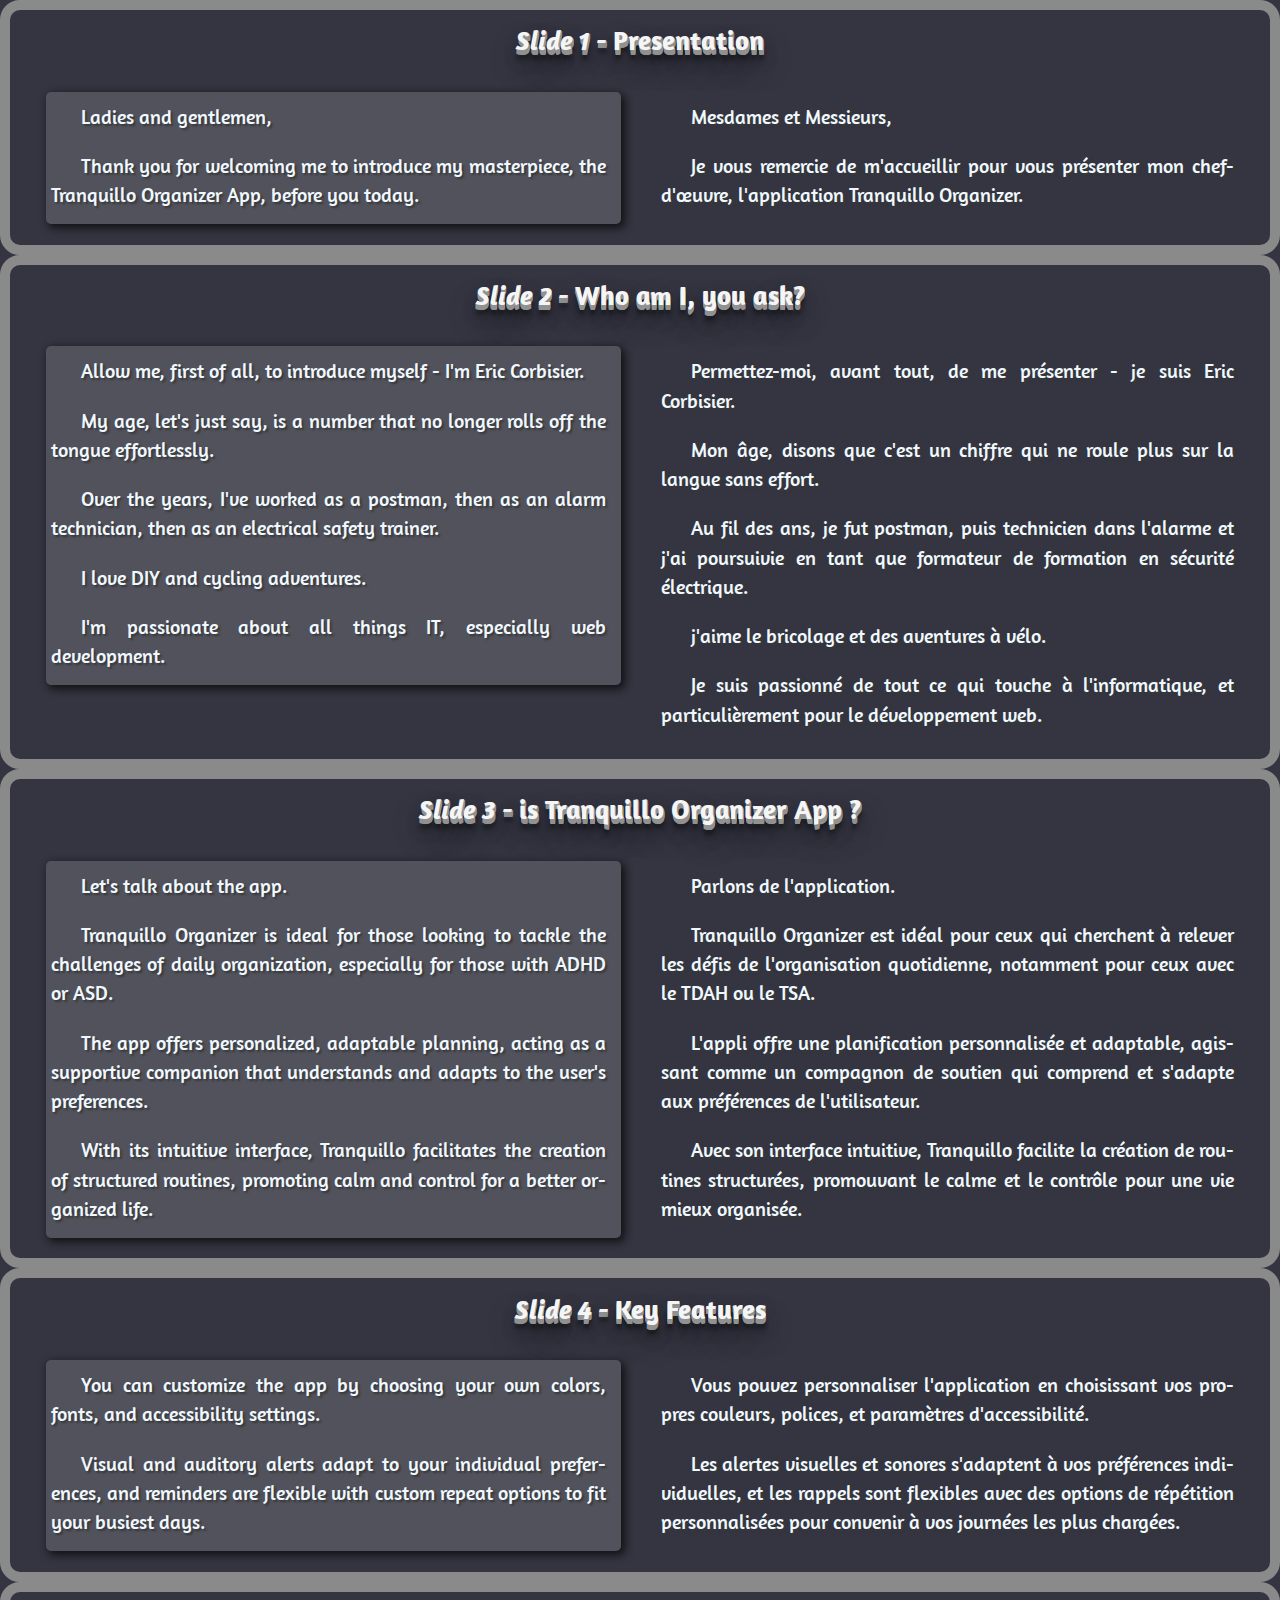
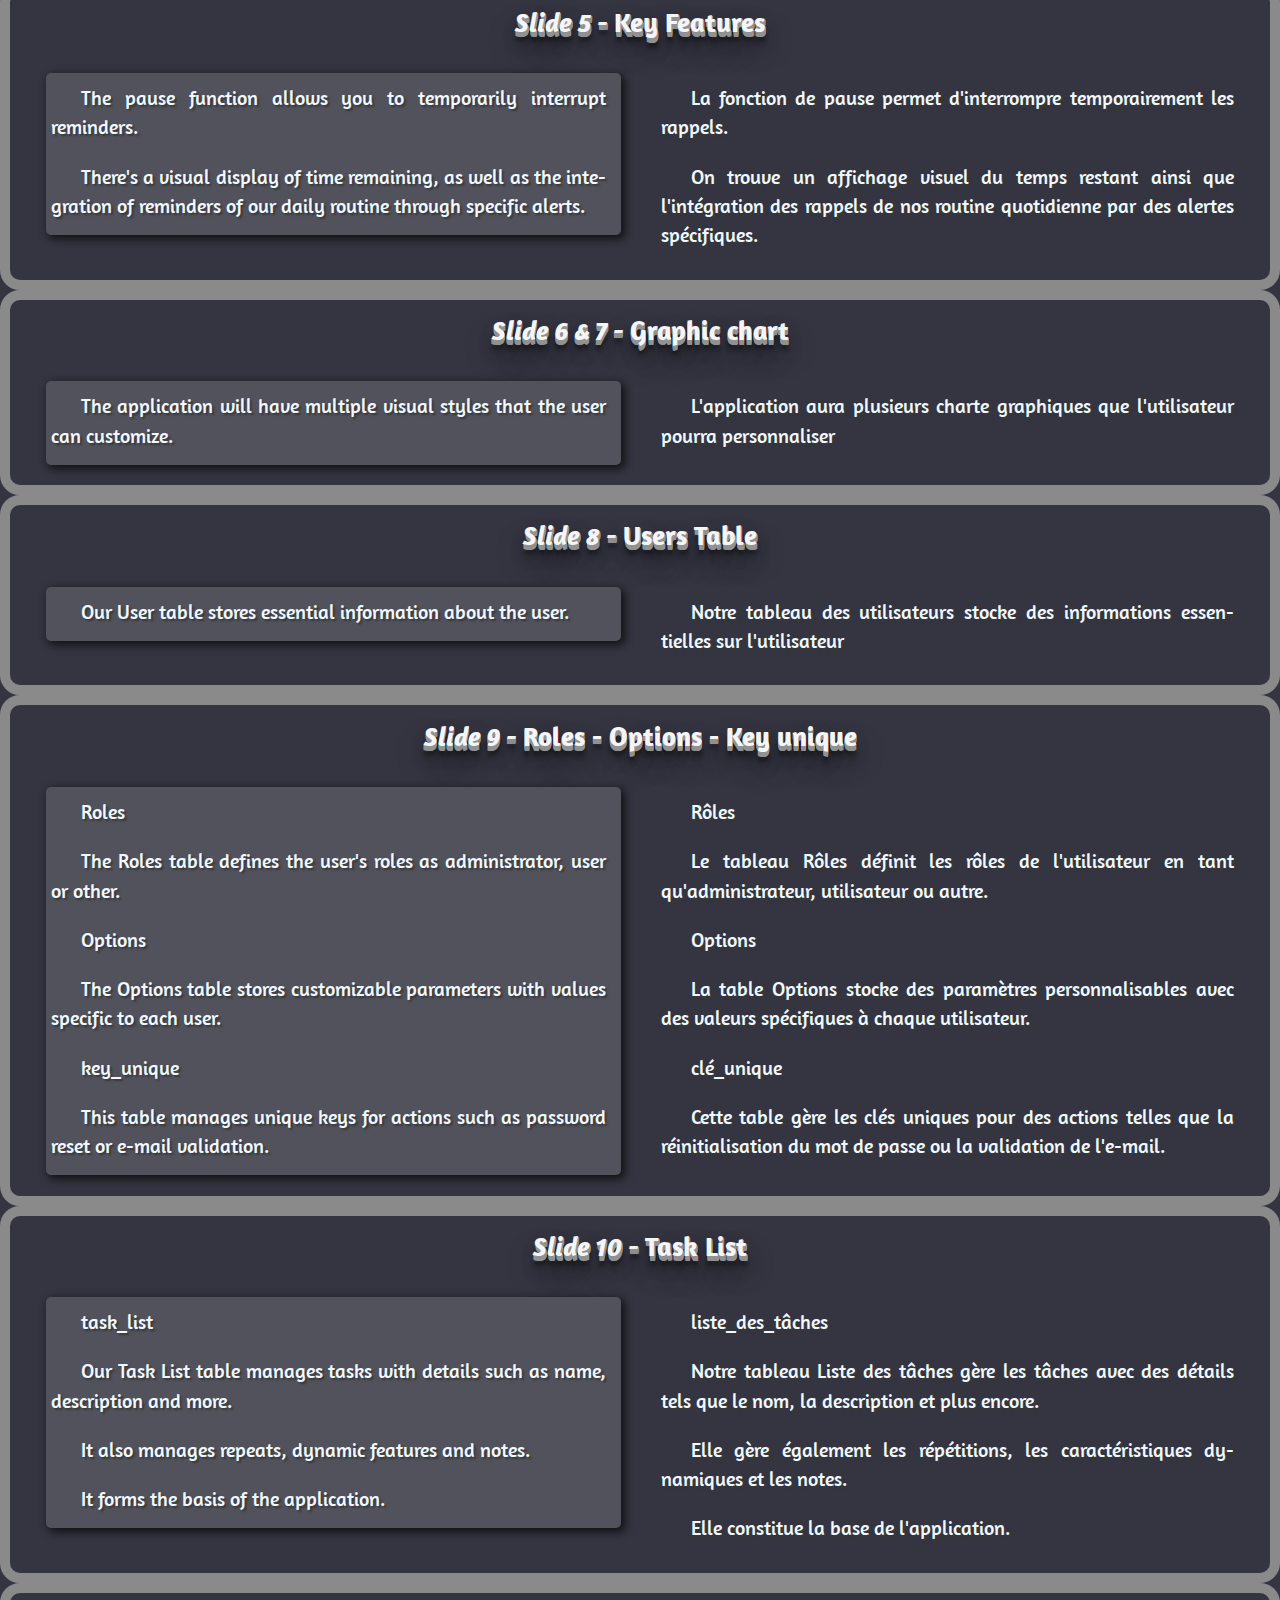
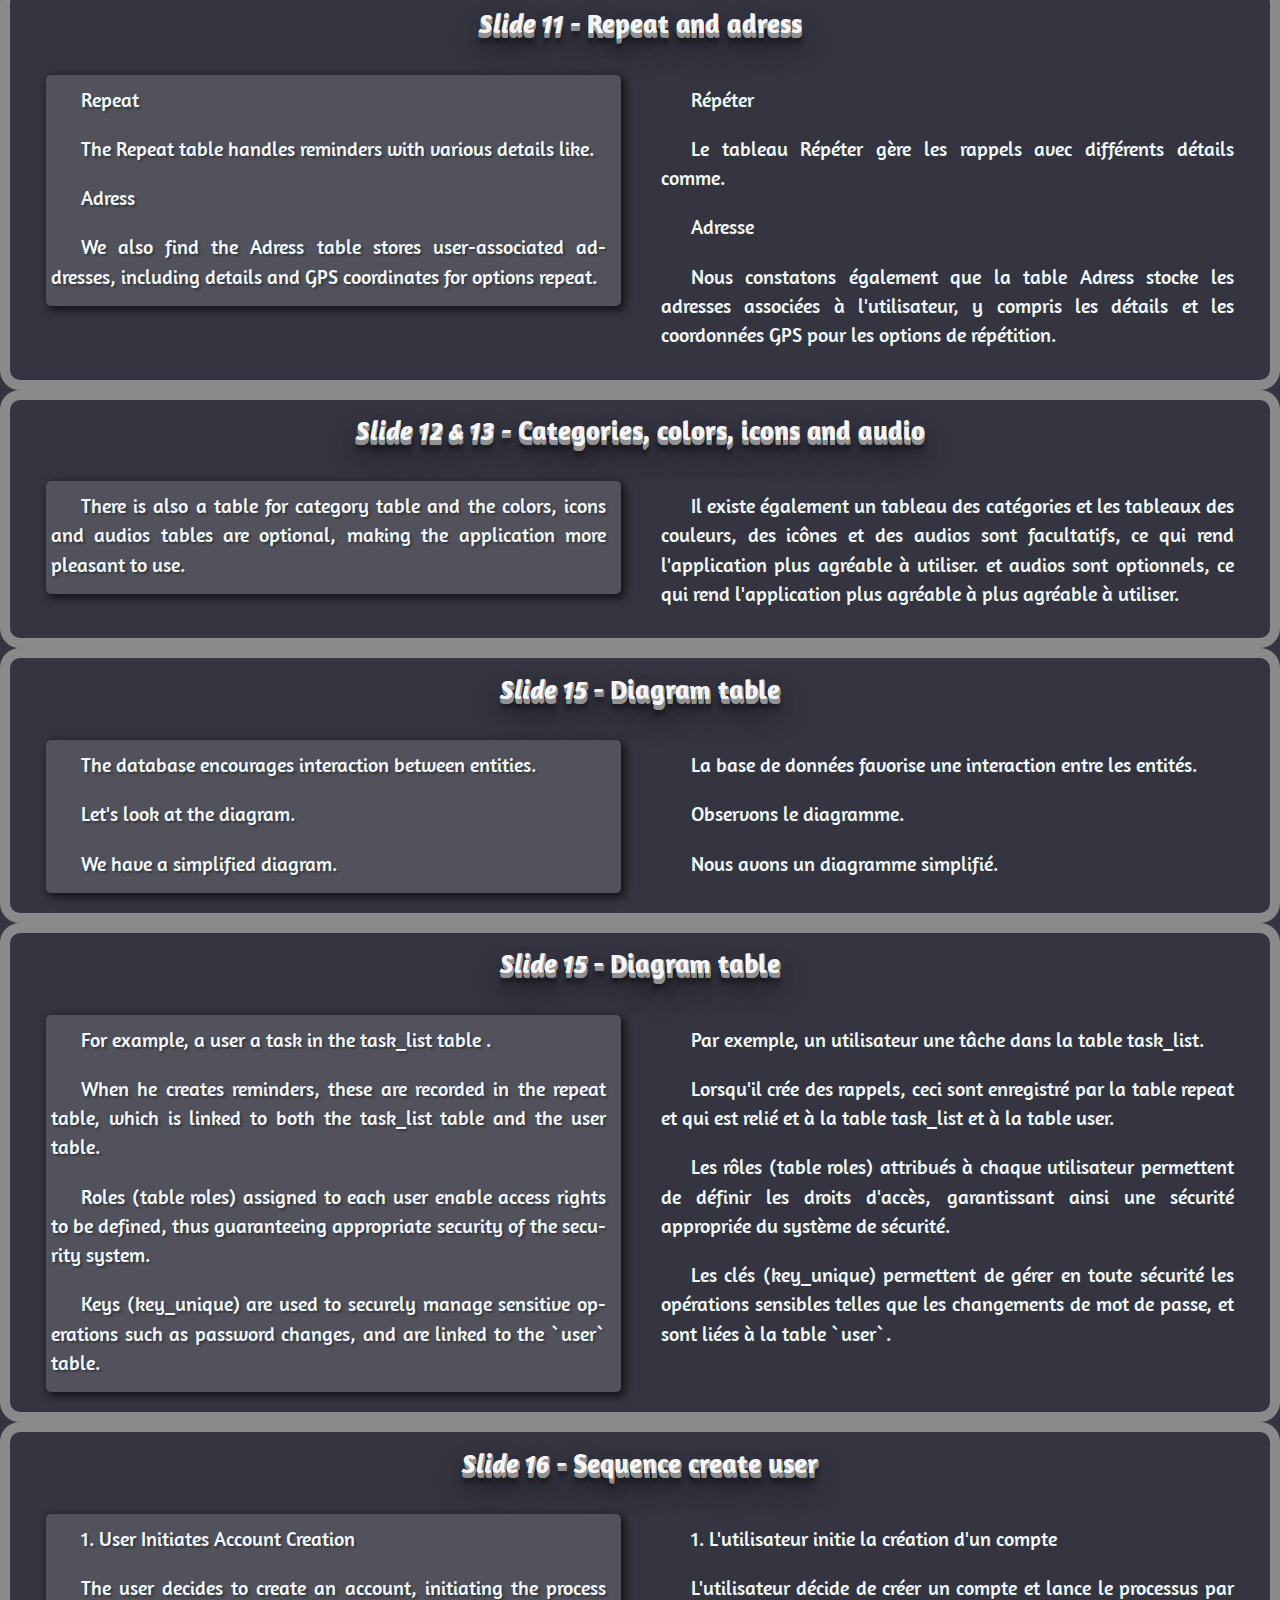
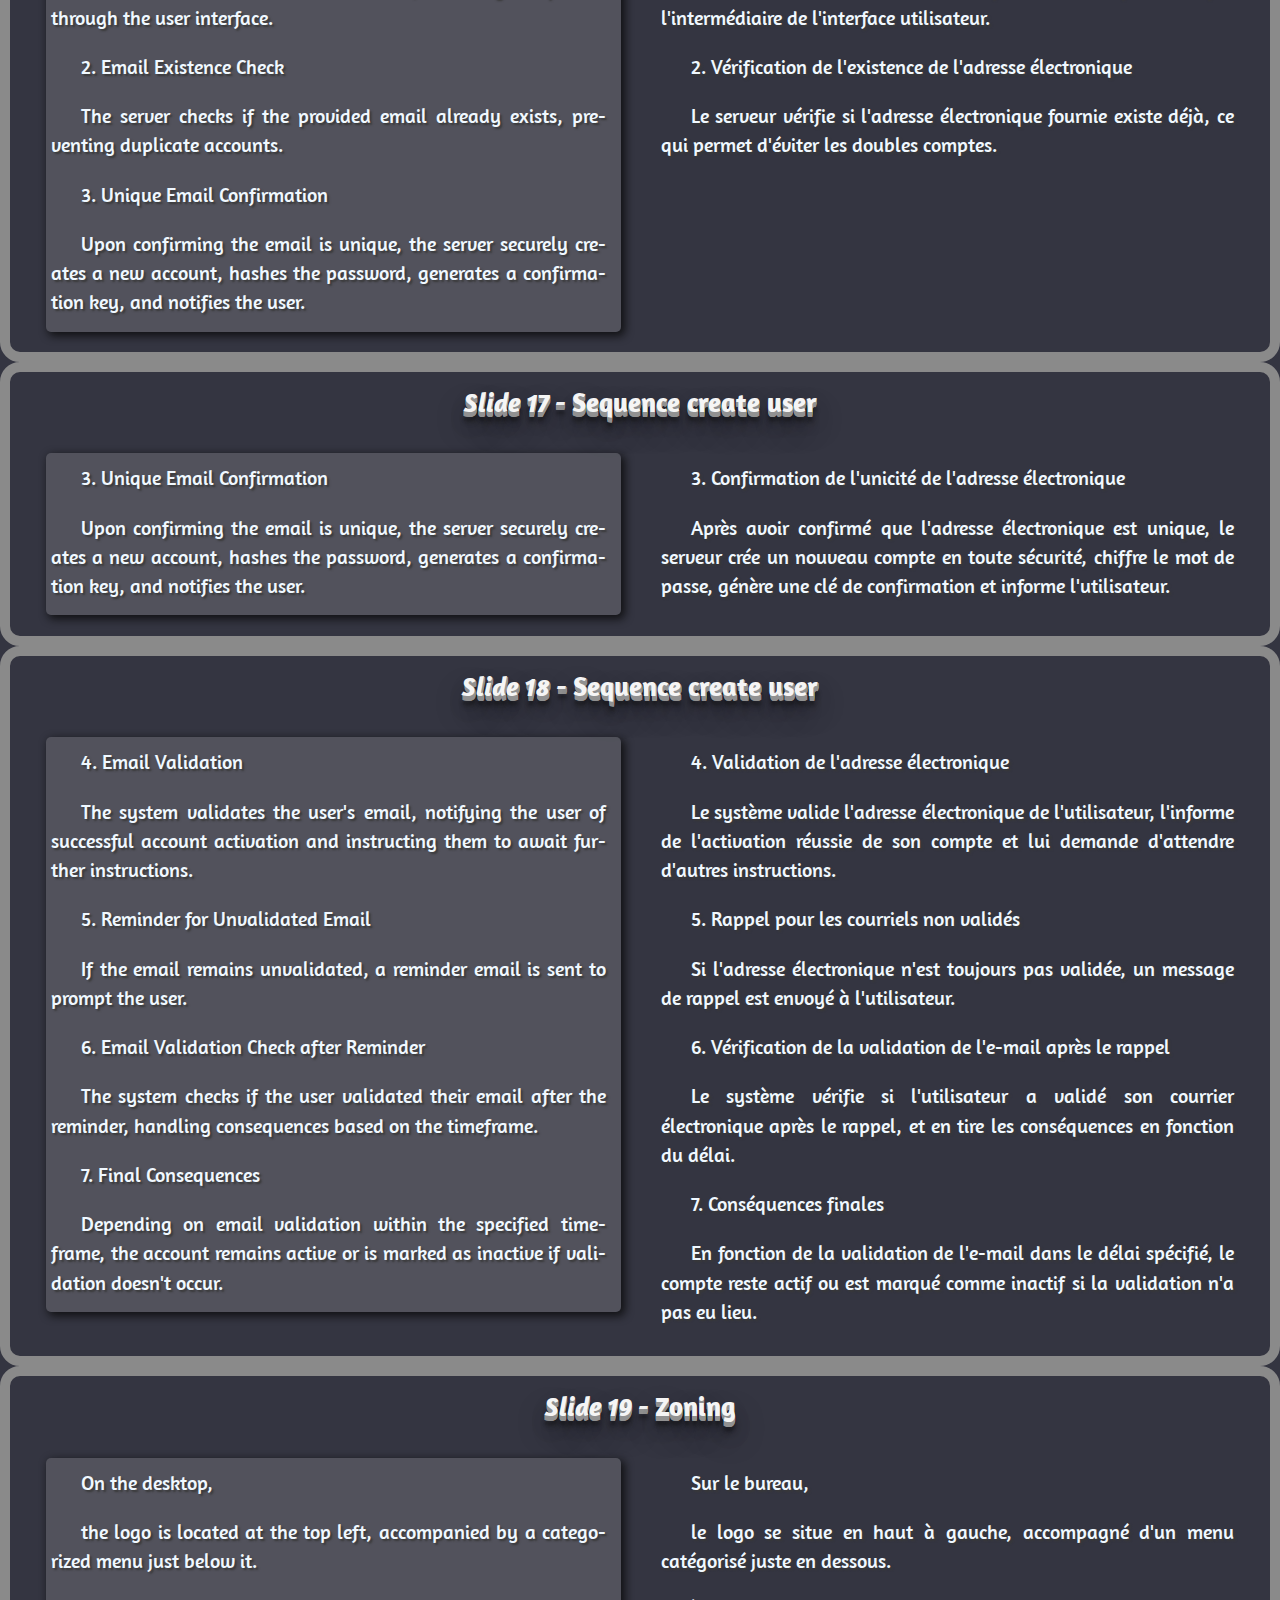
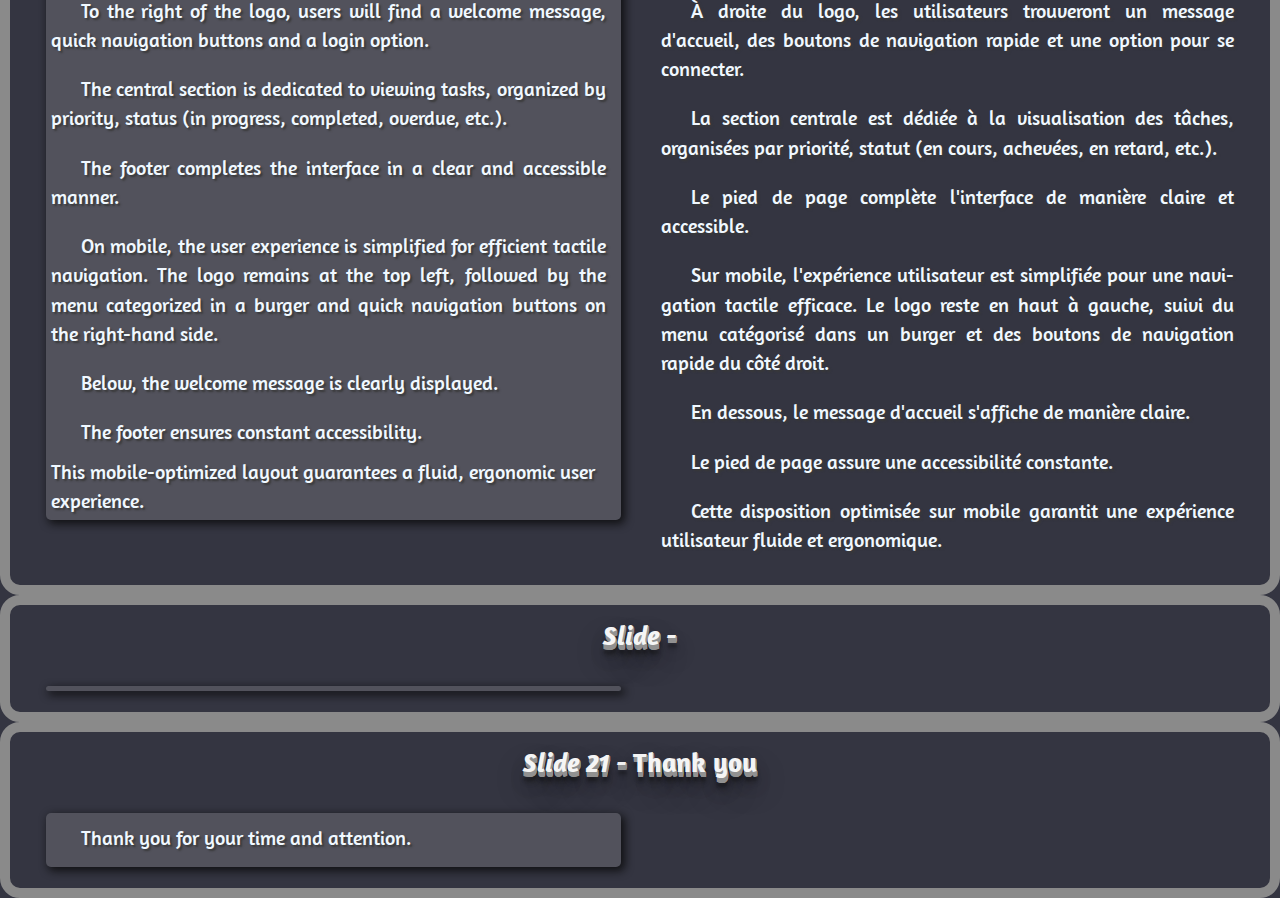
<file: myspitch.html>
<!DOCTYPE html>
<html lang="en">
  <head>
    <meta charset="UTF-8" />
    <meta name="viewport" content="width=device-width, initial-scale=1.0" />
    <link rel="stylesheet" href="https://www.w3schools.com/w3css/4/w3.css" />
    <link rel="preconnect" href="https://fonts.bunny.net" />
    <link
      href="https://fonts.bunny.net/css?family=amaranth:400,400i,700,700i"
      rel="stylesheet"
    />
    <title>Document</title>
    <style>
      body {
        background-color: hsl(235, 11%, 23%);
        color: aliceblue;
        font-family: "Amaranth", sans-serif;
        font-size: 1.3rem;
        text-shadow: 2px 2px 2px rgb(56, 56, 56);
      }
      .w3-container {
        border: 10px solid #8a8a8a;
        border-radius: 20px;
      }
      .w3-container h3 {
        text-align: center;
        font-weight: bold;
        font-family: "Amaranth", sans-serif;
        font-size: 1.8rem;
        color: #f5f5f5;
        text-shadow: 0.5px 0.5px 0.5px #919191, 0.5px 1px 0.5px #919191,
          0.5px 1.5px 0.5px #919191, 0.5px 2px 0.5px #919191,
          0.5px 2.5px 0.5px #919191, 0.5px 3px 0.5px #919191,
          0.5px 3.5px 0.5px #919191, 0.5px 4px 0.5px #919191,
          0.5px 4.5px 0.5px #919191, 0.5px 5px 0.5px #919191,
          0.5px 9px 3px rgba(16, 16, 16, 0.4),
          0.5px 11px 5px rgba(16, 16, 16, 0.2),
          0.5px 12.5px 17.5px rgba(16, 16, 16, 0.2),
          0.5px 15px 30px rgba(16, 16, 16, 0.4);
      }

      .colums {
        display: flex;
        flex-direction: row;
        justify-content: space-around;
        flex-wrap: nowrap;
        align-items: flex-start;
      }
      .colums > div {
        width: 49vw;
        display: flex;
        flex-direction: column;
        align-items: flex-start;
        justify-content: flex-start;
        margin: 20px;
      }
      .colums > div:first-child {
        background-color: #c3c3c336;
        padding: 0px 15px 5px 5px;
        border-radius: 5px;
        box-shadow: 3px 3px 8px 1px #080808c7;
      }
      .colums > div span {
        margin: 10px 0px;
        text-indent: 30px;
        text-align: justify;
        hyphens: auto;
      }
      @media screen and (max-width: 600px) {
        .colums {
          flex-direction: column;
        }
        .colums > div {
          width: calc(100vw - 80px);
        }
      }
    </style>
  </head>
  <body>
    <div class="w3-container">
      <h3><i>Slide 1 - </i>Presentation</h3>
      <div class="colums">
        <div>
          <span> Ladies and gentlemen, </span>
          <span>
            Thank you for welcoming me to introduce my masterpiece, the
            Tranquillo Organizer App, before you today.
          </span>
        </div>
        <div>
          <span> Mesdames et Messieurs, </span>
          <span>
            Je vous remercie de m'accueillir pour vous présenter mon
            chef-d'œuvre, l'application Tranquillo Organizer.
          </span>
        </div>
      </div>
    </div>

    <div class="w3-container">
      <h3><i>Slide 2 - </i>Who am I, you ask?</h3>
      <div class="colums">
        <div>
          <span>
            Allow me, first of all, to introduce myself - I'm Eric Corbisier.
          </span>

          <span>
            My age, let's just say, is a number that no longer rolls off the
            tongue effortlessly.
          </span>

          <span>
            Over the years, I've worked as a postman, then as an alarm
            technician, then as an electrical safety trainer.
          </span>
          <span> I love DIY and cycling adventures. </span>
          <span>
            I'm passionate about all things IT, especially web development.
          </span>
        </div>
        <div>
          <span>
            Permettez-moi, avant tout, de me présenter - je suis Eric Corbisier.
          </span>

          <span>
            Mon âge, disons que c'est un chiffre qui ne roule plus sur la langue
            sans effort.
          </span>

          <span>
            Au fil des ans, je fut postman, puis technicien dans l'alarme et
            j'ai poursuivie en tant que formateur de formation en sécurité
            électrique.
          </span>
          <span> j'aime le bricolage et des aventures à vélo. </span>
          <span>
            Je suis passionné de tout ce qui touche à l'informatique, et
            particulièrement pour le développement web.
          </span>
        </div>
      </div>
    </div>

    <div class="w3-container">
      <h3><i>Slide 3 - </i> is Tranquillo Organizer App ?</h3>
      <div class="colums">
        <div>
          <span> Let's talk about the app. </span>

          <span>
            Tranquillo Organizer is ideal for those looking to tackle the
            challenges of daily organization, especially for those with ADHD or
            ASD.
          </span>
          <span>
            The app offers personalized, adaptable planning, acting as a
            supportive companion that understands and adapts to the user's
            preferences.
          </span>
          <span>
            With its intuitive interface, Tranquillo facilitates the creation of
            structured routines, promoting calm and control for a better
            organized life.
          </span>
        </div>
        <div>
          <span> Parlons de l'application. </span>

          <span>
            Tranquillo Organizer est idéal pour ceux qui cherchent à relever les
            défis de l'organisation quotidienne, notamment pour ceux avec le
            TDAH ou le TSA.
          </span>
          <span>
            L'appli offre une planification personnalisée et adaptable, agissant
            comme un compagnon de soutien qui comprend et s'adapte aux
            préférences de l'utilisateur.
          </span>
          <span>
            Avec son interface intuitive, Tranquillo facilite la création de
            routines structurées, promouvant le calme et le contrôle pour une
            vie mieux organisée.
          </span>
        </div>
      </div>
    </div>

    <div class="w3-container">
      <h3><i>Slide 4 - </i>Key Features</h3>
      <div class="colums">
        <div>
          <span>
            You can customize the app by choosing your own colors, fonts, and
            accessibility settings.
          </span>
          <span>
            Visual and auditory alerts adapt to your individual preferences, and
            reminders are flexible with custom repeat options to fit your
            busiest days.
          </span>
        </div>
        <div>
          <span>
            Vous pouvez personnaliser l'application en choisissant vos propres
            couleurs, polices, et paramètres d'accessibilité.
          </span>
          <span>
            Les alertes visuelles et sonores s'adaptent à vos préférences
            individuelles, et les rappels sont flexibles avec des options de
            répétition personnalisées pour convenir à vos journées les plus
            chargées.
          </span>
        </div>
      </div>
    </div>

    <div class="w3-container">
      <h3><i>Slide 5 - </i>Key Features</h3>
      <div class="colums">
        <div>
          <span>
            The pause function allows you to temporarily interrupt reminders.
          </span>
          <span>
            There's a visual display of time remaining, as well as the
            integration of reminders of our daily routine through specific
            alerts.
          </span>
        </div>
        <div>
          <span>
            La fonction de pause permet d'interrompre temporairement les
            rappels.
          </span>
          <span>
            On trouve un affichage visuel du temps restant ainsi que
            l'intégration des rappels de nos routine quotidienne par des alertes
            spécifiques.
          </span>
        </div>
      </div>
    </div>

    <div class="w3-container">
      <h3><i>Slide 6 & 7 - </i>Graphic chart</h3>
      <div class="colums">
        <div>
          <span>
            The application will have multiple visual styles that the user can
            customize.
          </span>
        </div>
        <div>
          <span>
            L'application aura plusieurs charte graphiques que l'utilisateur
            pourra personnaliser
          </span>
        </div>
      </div>
    </div>

    <div class="w3-container">
      <h3><i>Slide 8 - </i>Users Table</h3>
      <div class="colums">
        <div>
          <span>
            Our User table stores essential information about the user.
          </span>
        </div>
        <div>
          <span>
            Notre tableau des utilisateurs stocke des informations essentielles
            sur l'utilisateur
          </span>
        </div>
      </div>
    </div>

    <div class="w3-container">
      <h3><i>Slide 9 - </i>Roles - Options - Key unique</h3>
      <div class="colums">
        <div>
          <span> Roles </span>
          <span>
            The Roles table defines the user's roles as administrator, user or
            other.
          </span>
          <span> Options </span>
          <span>
            The Options table stores customizable parameters with values
            specific to each user.
          </span>
          <span> key_unique </span>
          <span>
            This table manages unique keys for actions such as password reset or
            e-mail validation.
          </span>
        </div>
        <div>
          <span> Rôles </span>
          <span>
            Le tableau Rôles définit les rôles de l'utilisateur en tant
            qu'administrateur, utilisateur ou autre.
          </span>
          <span> Options </span>
          <span>
            La table Options stocke des paramètres personnalisables avec des
            valeurs spécifiques à chaque utilisateur.
          </span>
          <span> clé_unique </span>
          <span>
            Cette table gère les clés uniques pour des actions telles que la
            réinitialisation du mot de passe ou la validation de l'e-mail.
          </span>
        </div>
      </div>
    </div>

    <div class="w3-container">
      <h3><i>Slide 10 - </i>Task List</h3>
      <div class="colums">
        <div>
          <span> task_list </span>
          <span>
            Our Task List table manages tasks with details such as name,
            description and more.
          </span>
          <span> It also manages repeats, dynamic features and notes. </span>
          <span> It forms the basis of the application. </span>
        </div>
        <div>
          <span> liste_des_tâches </span>
          <span>
            Notre tableau Liste des tâches gère les tâches avec des détails tels
            que le nom, la description et plus encore.
          </span>
          <span>
            Elle gère également les répétitions, les caractéristiques dynamiques
            et les notes.
          </span>
          <span> Elle constitue la base de l'application. </span>
        </div>
      </div>
    </div>

    <div class="w3-container">
      <h3><i>Slide 11 - </i>Repeat and adress</h3>
      <div class="colums">
        <div>
          <span> Repeat </span>
          <span>
            The Repeat table handles reminders with various details like.
          </span>
          <span> Adress </span>
          <span>
            We also find the Adress table stores user-associated addresses,
            including details and GPS coordinates for options repeat.
          </span>
        </div>
        <div>
          <span> Répéter </span>
          <span>
            Le tableau Répéter gère les rappels avec différents détails comme.
          </span>
          <span> Adresse </span>
          <span>
            Nous constatons également que la table Adress stocke les adresses
            associées à l'utilisateur, y compris les détails et les coordonnées
            GPS pour les options de répétition.
          </span>
        </div>
      </div>
    </div>

    <div class="w3-container">
      <h3><i>Slide 12 & 13 - </i>Categories, colors, icons and audio</h3>
      <div class="colums">
        <div>
          <span>
            There is also a table for category table and the colors, icons and
            audios tables are optional, making the application more pleasant to
            use.
          </span>
        </div>
        <div>
          <span>
            Il existe également un tableau des catégories et les tableaux des
            couleurs, des icônes et des audios sont facultatifs, ce qui rend
            l'application plus agréable à utiliser. et audios sont optionnels,
            ce qui rend l'application plus agréable à plus agréable à utiliser.
          </span>
        </div>
      </div>
    </div>
    <div class="w3-container">
      <h3><i>Slide 15 - </i>Diagram table</h3>
      <div class="colums">
        <div>
          <span> The database encourages interaction between entities. </span>
          <span> Let's look at the diagram. </span>
          <span> We have a simplified diagram. </span>
        </div>
        <div>
          <span>
            La base de données favorise une interaction entre les entités.
          </span>
          <span> Observons le diagramme. </span>
          <span> Nous avons un diagramme simplifié. </span>
        </div>
      </div>
    </div>
    <div class="w3-container">
      <h3><i>Slide 15 - </i>Diagram table</h3>
      <div class="colums">
        <div>
          <span> For example, a user a task in the task_list table . </span>
          <span>
            When he creates reminders, these are recorded in the repeat table,
            which is linked to both the task_list table and the user table.
          </span>
          <span>
            Roles (table roles) assigned to each user enable access rights to be
            defined, thus guaranteeing appropriate security of the security
            system.
          </span>
          <span>
            Keys (key_unique) are used to securely manage sensitive operations
            such as password changes, and are linked to the `user` table.
          </span>
        </div>
        <div>
          <span>
            Par exemple, un utilisateur une tâche dans la table task_list.
          </span>
          <span>
            Lorsqu'il crée des rappels, ceci sont enregistré par la table repeat
            et qui est relié et à la table task_list et à la table user.
          </span>
          <span>
            Les rôles (table roles) attribués à chaque utilisateur permettent de
            définir les droits d'accès, garantissant ainsi une sécurité
            appropriée du système de sécurité.
          </span>
          <span>
            Les clés (key_unique) permettent de gérer en toute sécurité les
            opérations sensibles telles que les changements de mot de passe, et
            sont liées à la table `user`.
          </span>
        </div>
      </div>
    </div>

    <div class="w3-container">
      <h3><i>Slide 16 - </i>Sequence create user</h3>
      <div class="colums">
        <div>
          <span> 1. User Initiates Account Creation </span>
          <span>
            The user decides to create an account, initiating the process
            through the user interface.
          </span>
          <span> 2. Email Existence Check </span>
          <span>
            The server checks if the provided email already exists, preventing
            duplicate accounts.
          </span>
          <span> 3. Unique Email Confirmation </span>
          <span>
            Upon confirming the email is unique, the server securely creates a
            new account, hashes the password, generates a confirmation key, and
            notifies the user.
          </span>
        </div>
        <div>
          <span> 1. L'utilisateur initie la création d'un compte </span>
          <span>
            L'utilisateur décide de créer un compte et lance le processus par
            l'intermédiaire de l'interface utilisateur.
          </span>
          <span>
            2. Vérification de l'existence de l'adresse électronique
          </span>
          <span>
            Le serveur vérifie si l'adresse électronique fournie existe déjà, ce
            qui permet d'éviter les doubles comptes.
          </span>
        </div>
      </div>
    </div>

    <div class="w3-container">
      <h3><i>Slide 17 - </i>Sequence create user</h3>
      <div class="colums">
        <div>
          <span> 3. Unique Email Confirmation </span>
          <span>
            Upon confirming the email is unique, the server securely creates a
            new account, hashes the password, generates a confirmation key, and
            notifies the user.
          </span>
        </div>
        <div>
          <span> 3. Confirmation de l'unicité de l'adresse électronique </span>
          <span>
            Après avoir confirmé que l'adresse électronique est unique, le
            serveur crée un nouveau compte en toute sécurité, chiffre le mot de
            passe, génère une clé de confirmation et informe l'utilisateur.
          </span>
        </div>
      </div>
    </div>

    <div class="w3-container">
      <h3><i>Slide 18 - </i>Sequence create user</h3>
      <div class="colums">
        <div>
          <span> 4. Email Validation </span>
          <span>
            The system validates the user's email, notifying the user of
            successful account activation and instructing them to await further
            instructions.
          </span>
          <span> 5. Reminder for Unvalidated Email </span>
          <span>
            If the email remains unvalidated, a reminder email is sent to prompt
            the user.
          </span>
          <span> 6. Email Validation Check after Reminder </span>
          <span>
            The system checks if the user validated their email after the
            reminder, handling consequences based on the timeframe.
          </span>
          <span> 7. Final Consequences </span>
          <span>
            Depending on email validation within the specified timeframe, the
            account remains active or is marked as inactive if validation
            doesn't occur.
          </span>
        </div>
        <div>
          <span> 4. Validation de l'adresse électronique </span>
          <span>
            Le système valide l'adresse électronique de l'utilisateur, l'informe
            de l'activation réussie de son compte et lui demande d'attendre
            d'autres instructions.
          </span>
          <span> 5. Rappel pour les courriels non validés </span>
          <span>
            Si l'adresse électronique n'est toujours pas validée, un message de
            rappel est envoyé à l'utilisateur.
          </span>
          <span>
            6. Vérification de la validation de l'e-mail après le rappel
          </span>
          <span>
            Le système vérifie si l'utilisateur a validé son courrier
            électronique après le rappel, et en tire les conséquences en
            fonction du délai.
          </span>
          <span> 7. Conséquences finales </span>
          <span>
            En fonction de la validation de l'e-mail dans le délai spécifié, le
            compte reste actif ou est marqué comme inactif si la validation n'a
            pas eu lieu.
          </span>
        </div>
      </div>
    </div>

    <div class="w3-container">
      <h3><i>Slide 19 - </i>Zoning</h3>
      <div class="colums">
        <div>
          <span> On the desktop, </span>
          <span>
            the logo is located at the top left, accompanied by a categorized
            menu just below it.
          </span>
          <span>
            To the right of the logo, users will find a welcome message, quick
            navigation buttons and a login option.
          </span>
          <span>
            The central section is dedicated to viewing tasks, organized by
            priority, status (in progress, completed, overdue, etc.).
          </span>
          <span>
            The footer completes the interface in a clear and accessible manner.
          </span>
          <span>
            On mobile, the user experience is simplified for efficient tactile
            navigation. The logo remains at the top left, followed by the menu
            categorized in a burger and quick navigation buttons on the
            right-hand side.
          </span>
          <span> Below, the welcome message is clearly displayed. </span>
          <span> The footer ensures constant accessibility. </span>

          This mobile-optimized layout guarantees a fluid, ergonomic user
          experience.
        </div>
        <div>
          <span> Sur le bureau, </span>
          <span>
            le logo se situe en haut à gauche, accompagné d'un menu catégorisé
            juste en dessous.
          </span>
          <span>
            À droite du logo, les utilisateurs trouveront un message d'accueil,
            des boutons de navigation rapide et une option pour se connecter.
          </span>
          <span>
            La section centrale est dédiée à la visualisation des tâches,
            organisées par priorité, statut (en cours, achevées, en retard,
            etc.).
          </span>
          <span>
            Le pied de page complète l'interface de manière claire et
            accessible.
          </span>
          <span>
            Sur mobile, l'expérience utilisateur est simplifiée pour une
            navigation tactile efficace. Le logo reste en haut à gauche, suivi
            du menu catégorisé dans un burger et des boutons de navigation
            rapide du côté droit.
          </span>
          <span>
            En dessous, le message d'accueil s'affiche de manière claire.
          </span>
          <span> Le pied de page assure une accessibilité constante. </span>
          <span>
            Cette disposition optimisée sur mobile garantit une expérience
            utilisateur fluide et ergonomique.
          </span>
        </div>
      </div>
    </div>

    <div class="w3-container">
      <h3><i>Slide - </i></h3>
      <div class="colums">
        <div></div>
        <div></div>
      </div>
    </div>

    <div class="w3-container">
      <h3><i>Slide 21 - </i>Thank you</h3>
      <div class="colums">
        <div>
          <span> Thank you for your time and attention. </span>
        </div>
        <div></div>
      </div>
    </div>

    <!-- <div class="w3-container">
      <h3><i>Slide  - </i> </h3>
      <div class="colums">
        <div>

            
        </div>
        <div>
 
            
        </div>
      </div>
    </div> -->
  </body>
</html>
</file>
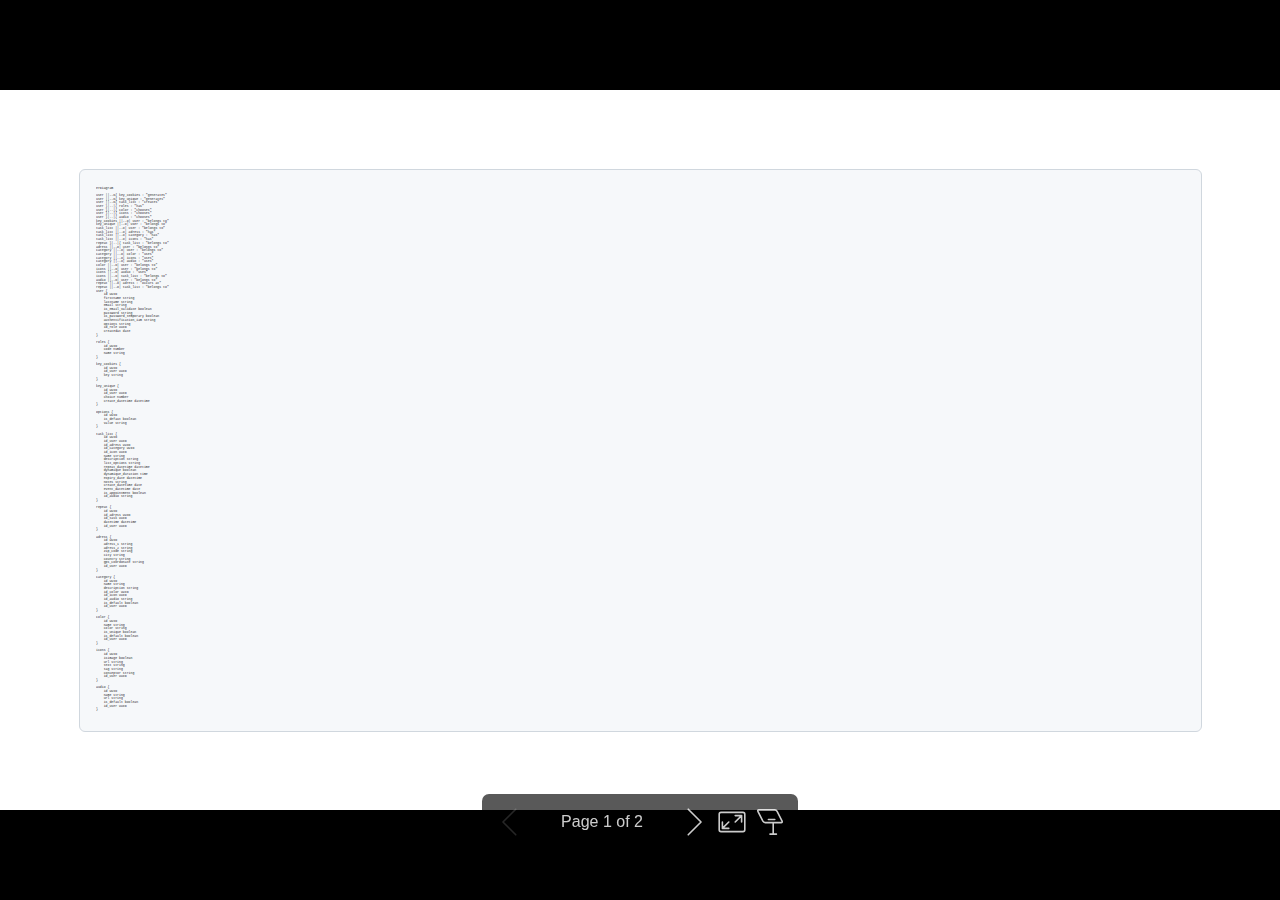
<file: documents/02_ERDIAGRAM.html>
<!DOCTYPE html><html lang="fr-FR"><head><meta charset="UTF-8"><meta name="viewport" content="width=device-width,height=device-height,initial-scale=1.0"><meta name="apple-mobile-web-app-capable" content="yes"><meta http-equiv="X-UA-Compatible" content="ie=edge"><meta property="og:type" content="website"><meta name="twitter:card" content="summary"><style>@media screen{body[data-bespoke-view=""] .bespoke-marp-parent>.bespoke-marp-osc>button,body[data-bespoke-view=next] .bespoke-marp-parent>.bespoke-marp-osc>button,body[data-bespoke-view=presenter] .bespoke-marp-presenter-container .bespoke-marp-presenter-info-container button,body[data-bespoke-view=presenter] .bespoke-marp-presenter-container .bespoke-marp-presenter-note-container button{-webkit-tap-highlight-color:transparent;-webkit-appearance:none;appearance:none;background-color:transparent;border:0;color:inherit;cursor:pointer;font-size:inherit;opacity:.8;outline:none;padding:0;transition:opacity .2s linear}body[data-bespoke-view=""] .bespoke-marp-parent>.bespoke-marp-osc>button:disabled,body[data-bespoke-view=next] .bespoke-marp-parent>.bespoke-marp-osc>button:disabled,body[data-bespoke-view=presenter] .bespoke-marp-presenter-container .bespoke-marp-presenter-info-container button:disabled,body[data-bespoke-view=presenter] .bespoke-marp-presenter-container .bespoke-marp-presenter-note-container button:disabled{cursor:not-allowed;opacity:.15!important}body[data-bespoke-view=""] .bespoke-marp-parent>.bespoke-marp-osc>button:hover,body[data-bespoke-view=next] .bespoke-marp-parent>.bespoke-marp-osc>button:hover,body[data-bespoke-view=presenter] .bespoke-marp-presenter-container .bespoke-marp-presenter-info-container button:hover,body[data-bespoke-view=presenter] .bespoke-marp-presenter-container .bespoke-marp-presenter-note-container button:hover{opacity:1}body[data-bespoke-view=""] .bespoke-marp-parent>.bespoke-marp-osc>button:hover:active,body[data-bespoke-view=next] .bespoke-marp-parent>.bespoke-marp-osc>button:hover:active,body[data-bespoke-view=presenter] .bespoke-marp-presenter-container .bespoke-marp-presenter-info-container button:hover:active,body[data-bespoke-view=presenter] .bespoke-marp-presenter-container .bespoke-marp-presenter-note-container button:hover:active{opacity:.6}body[data-bespoke-view=""] .bespoke-marp-parent>.bespoke-marp-osc>button:hover:not(:disabled),body[data-bespoke-view=next] .bespoke-marp-parent>.bespoke-marp-osc>button:hover:not(:disabled),body[data-bespoke-view=presenter] .bespoke-marp-presenter-container .bespoke-marp-presenter-info-container button:hover:not(:disabled),body[data-bespoke-view=presenter] .bespoke-marp-presenter-container .bespoke-marp-presenter-note-container button:hover:not(:disabled){transition:none}body[data-bespoke-view=""] .bespoke-marp-parent>.bespoke-marp-osc>button[data-bespoke-marp-osc=prev],body[data-bespoke-view=next] .bespoke-marp-parent>.bespoke-marp-osc>button[data-bespoke-marp-osc=prev],body[data-bespoke-view=presenter] .bespoke-marp-presenter-container .bespoke-marp-presenter-info-container button.bespoke-marp-presenter-info-page-prev{background:transparent url("[data-uri]") no-repeat 50%;background-size:contain;overflow:hidden;text-indent:100%;white-space:nowrap}body[data-bespoke-view=""] .bespoke-marp-parent>.bespoke-marp-osc>button[data-bespoke-marp-osc=next],body[data-bespoke-view=next] .bespoke-marp-parent>.bespoke-marp-osc>button[data-bespoke-marp-osc=next],body[data-bespoke-view=presenter] .bespoke-marp-presenter-container .bespoke-marp-presenter-info-container button.bespoke-marp-presenter-info-page-next{background:transparent url("[data-uri]") no-repeat 50%;background-size:contain;overflow:hidden;text-indent:100%;white-space:nowrap}body[data-bespoke-view=""] .bespoke-marp-parent>.bespoke-marp-osc>button[data-bespoke-marp-osc=fullscreen],body[data-bespoke-view=next] .bespoke-marp-parent>.bespoke-marp-osc>button[data-bespoke-marp-osc=fullscreen]{background:transparent url("[data-uri]") no-repeat 50%;background-size:contain;overflow:hidden;text-indent:100%;white-space:nowrap}body[data-bespoke-view=""] .bespoke-marp-parent>.bespoke-marp-osc>button.exit[data-bespoke-marp-osc=fullscreen],body[data-bespoke-view=next] .bespoke-marp-parent>.bespoke-marp-osc>button.exit[data-bespoke-marp-osc=fullscreen]{background-image:url("[data-uri]")}body[data-bespoke-view=""] .bespoke-marp-parent>.bespoke-marp-osc>button[data-bespoke-marp-osc=presenter],body[data-bespoke-view=next] .bespoke-marp-parent>.bespoke-marp-osc>button[data-bespoke-marp-osc=presenter]{background:transparent url("[data-uri]") no-repeat 50%;background-size:contain;overflow:hidden;text-indent:100%;white-space:nowrap}body[data-bespoke-view=presenter] .bespoke-marp-presenter-container .bespoke-marp-presenter-note-container button.bespoke-marp-presenter-note-bigger{background:transparent url("[data-uri]") no-repeat 50%;background-size:contain;overflow:hidden;text-indent:100%;white-space:nowrap}body[data-bespoke-view=presenter] .bespoke-marp-presenter-container .bespoke-marp-presenter-note-container button.bespoke-marp-presenter-note-smaller{background:transparent url("[data-uri]") no-repeat 50%;background-size:contain;overflow:hidden;text-indent:100%;white-space:nowrap}}@keyframes __bespoke_marp_transition_reduced_outgoing__{0%{opacity:1}to{opacity:0}}@keyframes __bespoke_marp_transition_reduced_incoming__{0%{mix-blend-mode:plus-lighter;opacity:0}to{mix-blend-mode:plus-lighter;opacity:1}}.bespoke-marp-note,.bespoke-marp-osc,.bespoke-progress-parent{display:none;transition:none}@media screen{::view-transition-group(*){animation-duration:var(--marp-bespoke-transition-animation-duration,.5s);animation-timing-function:ease}::view-transition-new(*),::view-transition-old(*){animation-delay:0s;animation-direction:var(--marp-bespoke-transition-animation-direction,normal);animation-duration:var(--marp-bespoke-transition-animation-duration,.5s);animation-fill-mode:both;animation-name:var(--marp-bespoke-transition-animation-name,var(--marp-bespoke-transition-animation-name-fallback,__bespoke_marp_transition_no_animation__));mix-blend-mode:normal}::view-transition-old(*){--marp-bespoke-transition-animation-name-fallback:__bespoke_marp_transition_reduced_outgoing__;animation-timing-function:ease}::view-transition-new(*){--marp-bespoke-transition-animation-name-fallback:__bespoke_marp_transition_reduced_incoming__;animation-timing-function:ease}::view-transition-new(root),::view-transition-old(root){animation-timing-function:linear}::view-transition-new(__bespoke_marp_transition_osc__),::view-transition-old(__bespoke_marp_transition_osc__){animation-duration:0s!important;animation-name:__bespoke_marp_transition_osc__!important}::view-transition-new(__bespoke_marp_transition_osc__){opacity:0!important}.bespoke-marp-transition-warming-up::view-transition-group(*),.bespoke-marp-transition-warming-up::view-transition-new(*),.bespoke-marp-transition-warming-up::view-transition-old(*){animation-play-state:paused!important}body,html{height:100%;margin:0}body{background:#000;overflow:hidden}svg.bespoke-marp-slide{content-visibility:hidden;opacity:0;pointer-events:none;z-index:-1}svg.bespoke-marp-slide:not(.bespoke-marp-active) *{view-transition-name:none!important}svg.bespoke-marp-slide.bespoke-marp-active{content-visibility:visible;opacity:1;pointer-events:auto;z-index:0}svg.bespoke-marp-slide.bespoke-marp-active.bespoke-marp-active-ready *{animation-name:__bespoke_marp__!important}@supports not (content-visibility:hidden){svg.bespoke-marp-slide[data-bespoke-marp-load=hideable]{display:none}svg.bespoke-marp-slide[data-bespoke-marp-load=hideable].bespoke-marp-active{display:block}}}@media screen and (prefers-reduced-motion:reduce){svg.bespoke-marp-slide *{view-transition-name:none!important}}@media screen{[data-bespoke-marp-fragment=inactive]{visibility:hidden}body[data-bespoke-view=""] .bespoke-marp-parent,body[data-bespoke-view=next] .bespoke-marp-parent{inset:0;position:absolute}body[data-bespoke-view=""] .bespoke-marp-parent>.bespoke-marp-osc,body[data-bespoke-view=next] .bespoke-marp-parent>.bespoke-marp-osc{view-transition-name:__bespoke_marp_transition_osc__;background:rgba(0,0,0,.65);border-radius:7px;bottom:50px;color:#fff;contain:paint;display:block;font-family:Helvetica,Arial,sans-serif;font-size:16px;left:50%;line-height:0;opacity:1;padding:12px;position:absolute;touch-action:manipulation;transform:translateX(-50%);transition:opacity .2s linear;-webkit-user-select:none;user-select:none;white-space:nowrap;will-change:transform;z-index:1}body[data-bespoke-view=""] .bespoke-marp-parent>.bespoke-marp-osc>*,body[data-bespoke-view=next] .bespoke-marp-parent>.bespoke-marp-osc>*{margin-left:6px}body[data-bespoke-view=""] .bespoke-marp-parent>.bespoke-marp-osc>:first-child,body[data-bespoke-view=next] .bespoke-marp-parent>.bespoke-marp-osc>:first-child{margin-left:0}body[data-bespoke-view=""] .bespoke-marp-parent>.bespoke-marp-osc>span,body[data-bespoke-view=next] .bespoke-marp-parent>.bespoke-marp-osc>span{opacity:.8}body[data-bespoke-view=""] .bespoke-marp-parent>.bespoke-marp-osc>span[data-bespoke-marp-osc=page],body[data-bespoke-view=next] .bespoke-marp-parent>.bespoke-marp-osc>span[data-bespoke-marp-osc=page]{display:inline-block;min-width:140px;text-align:center}body[data-bespoke-view=""] .bespoke-marp-parent>.bespoke-marp-osc>button[data-bespoke-marp-osc=fullscreen],body[data-bespoke-view=""] .bespoke-marp-parent>.bespoke-marp-osc>button[data-bespoke-marp-osc=next],body[data-bespoke-view=""] .bespoke-marp-parent>.bespoke-marp-osc>button[data-bespoke-marp-osc=presenter],body[data-bespoke-view=""] .bespoke-marp-parent>.bespoke-marp-osc>button[data-bespoke-marp-osc=prev],body[data-bespoke-view=next] .bespoke-marp-parent>.bespoke-marp-osc>button[data-bespoke-marp-osc=fullscreen],body[data-bespoke-view=next] .bespoke-marp-parent>.bespoke-marp-osc>button[data-bespoke-marp-osc=next],body[data-bespoke-view=next] .bespoke-marp-parent>.bespoke-marp-osc>button[data-bespoke-marp-osc=presenter],body[data-bespoke-view=next] .bespoke-marp-parent>.bespoke-marp-osc>button[data-bespoke-marp-osc=prev]{height:32px;line-height:32px;width:32px}body[data-bespoke-view=""] .bespoke-marp-parent.bespoke-marp-inactive,body[data-bespoke-view=next] .bespoke-marp-parent.bespoke-marp-inactive{cursor:none}body[data-bespoke-view=""] .bespoke-marp-parent.bespoke-marp-inactive>.bespoke-marp-osc,body[data-bespoke-view=next] .bespoke-marp-parent.bespoke-marp-inactive>.bespoke-marp-osc{opacity:0;pointer-events:none}body[data-bespoke-view=""] svg.bespoke-marp-slide,body[data-bespoke-view=next] svg.bespoke-marp-slide{height:100%;left:0;position:absolute;top:0;width:100%}body[data-bespoke-view=""] .bespoke-progress-parent{background:#222;display:flex;height:5px;width:100%}body[data-bespoke-view=""] .bespoke-progress-parent+.bespoke-marp-parent{top:5px}body[data-bespoke-view=""] .bespoke-progress-parent .bespoke-progress-bar{background:#0288d1;flex:0 0 0;transition:flex-basis .2s cubic-bezier(0,1,1,1)}body[data-bespoke-view=next]{background:transparent}body[data-bespoke-view=presenter]{background:#161616}body[data-bespoke-view=presenter] .bespoke-marp-presenter-container{display:grid;font-family:Helvetica,Arial,sans-serif;grid-template:"current dragbar next" minmax(140px,1fr) "current dragbar note" 2fr "info    dragbar note" 3em;grid-template-columns:minmax(3px,var(--bespoke-marp-presenter-split-ratio,66%)) 0 minmax(3px,1fr);height:100%;left:0;position:absolute;top:0;width:100%}body[data-bespoke-view=presenter] .bespoke-marp-presenter-container .bespoke-marp-parent{grid-area:current;overflow:hidden;position:relative}body[data-bespoke-view=presenter] .bespoke-marp-presenter-container .bespoke-marp-parent svg.bespoke-marp-slide{height:calc(100% - 40px);left:20px;pointer-events:none;position:absolute;top:20px;-webkit-user-select:none;user-select:none;width:calc(100% - 40px)}body[data-bespoke-view=presenter] .bespoke-marp-presenter-container .bespoke-marp-parent svg.bespoke-marp-slide.bespoke-marp-active{filter:drop-shadow(0 3px 10px rgba(0,0,0,.5))}body[data-bespoke-view=presenter] .bespoke-marp-presenter-container .bespoke-marp-presenter-dragbar-container{background:#0288d1;cursor:col-resize;grid-area:dragbar;margin-left:-3px;opacity:0;position:relative;transition:opacity .4s linear .1s;width:6px;z-index:10}body[data-bespoke-view=presenter] .bespoke-marp-presenter-container .bespoke-marp-presenter-dragbar-container:hover{opacity:1}body[data-bespoke-view=presenter] .bespoke-marp-presenter-container .bespoke-marp-presenter-dragbar-container.active{opacity:1;transition-delay:0s}body[data-bespoke-view=presenter] .bespoke-marp-presenter-container .bespoke-marp-presenter-next-container{background:#222;cursor:pointer;display:none;grid-area:next;overflow:hidden;position:relative}body[data-bespoke-view=presenter] .bespoke-marp-presenter-container .bespoke-marp-presenter-next-container.active{display:block}body[data-bespoke-view=presenter] .bespoke-marp-presenter-container .bespoke-marp-presenter-next-container iframe.bespoke-marp-presenter-next{background:transparent;border:0;display:block;filter:drop-shadow(0 3px 10px rgba(0,0,0,.5));height:calc(100% - 40px);left:20px;pointer-events:none;position:absolute;top:20px;-webkit-user-select:none;user-select:none;width:calc(100% - 40px)}body[data-bespoke-view=presenter] .bespoke-marp-presenter-container .bespoke-marp-presenter-note-container{background:#222;color:#eee;grid-area:note;position:relative;z-index:1}body[data-bespoke-view=presenter] .bespoke-marp-presenter-container .bespoke-marp-presenter-note-container button{height:1.5em;line-height:1.5em;width:1.5em}body[data-bespoke-view=presenter] .bespoke-marp-presenter-container .bespoke-marp-presenter-note-container .bespoke-marp-presenter-note-wrapper{display:block;inset:0;position:absolute}body[data-bespoke-view=presenter] .bespoke-marp-presenter-container .bespoke-marp-presenter-note-container .bespoke-marp-presenter-note-buttons{background:rgba(0,0,0,.65);border-radius:4px;bottom:0;display:flex;gap:4px;margin:12px;opacity:0;padding:6px;pointer-events:none;position:absolute;right:0;transition:opacity .2s linear}body[data-bespoke-view=presenter] .bespoke-marp-presenter-container .bespoke-marp-presenter-note-container .bespoke-marp-presenter-note-buttons:focus-within,body[data-bespoke-view=presenter] .bespoke-marp-presenter-container .bespoke-marp-presenter-note-container .bespoke-marp-presenter-note-wrapper:focus-within+.bespoke-marp-presenter-note-buttons,body[data-bespoke-view=presenter] .bespoke-marp-presenter-container .bespoke-marp-presenter-note-container:hover .bespoke-marp-presenter-note-buttons{opacity:1;pointer-events:auto}body[data-bespoke-view=presenter] .bespoke-marp-presenter-container .bespoke-marp-presenter-note-container .bespoke-marp-note{word-wrap:break-word;box-sizing:border-box;font-size:calc(1.1em*var(--bespoke-marp-note-font-scale, 1));height:calc(100% - 40px);margin:20px;overflow:auto;padding-right:3px;scrollbar-color:hsla(0,0%,93%,.5) transparent;scrollbar-width:thin;white-space:pre-wrap;width:calc(100% - 40px)}body[data-bespoke-view=presenter] .bespoke-marp-presenter-container .bespoke-marp-presenter-note-container .bespoke-marp-note::-webkit-scrollbar{width:6px}body[data-bespoke-view=presenter] .bespoke-marp-presenter-container .bespoke-marp-presenter-note-container .bespoke-marp-note::-webkit-scrollbar-track{background:transparent}body[data-bespoke-view=presenter] .bespoke-marp-presenter-container .bespoke-marp-presenter-note-container .bespoke-marp-note::-webkit-scrollbar-thumb{background:hsla(0,0%,93%,.5);border-radius:6px}body[data-bespoke-view=presenter] .bespoke-marp-presenter-container .bespoke-marp-presenter-note-container .bespoke-marp-note:empty{pointer-events:none}body[data-bespoke-view=presenter] .bespoke-marp-presenter-container .bespoke-marp-presenter-note-container .bespoke-marp-note.active{display:block}body[data-bespoke-view=presenter] .bespoke-marp-presenter-container .bespoke-marp-presenter-note-container .bespoke-marp-note p:first-child{margin-top:0}body[data-bespoke-view=presenter] .bespoke-marp-presenter-container .bespoke-marp-presenter-note-container .bespoke-marp-note p:last-child{margin-bottom:0}body[data-bespoke-view=presenter] .bespoke-marp-presenter-container .bespoke-marp-presenter-info-container{align-items:center;box-sizing:border-box;color:#eee;display:flex;flex-wrap:nowrap;grid-area:info;justify-content:center;overflow:hidden;padding:0 10px}body[data-bespoke-view=presenter] .bespoke-marp-presenter-container .bespoke-marp-presenter-info-container .bespoke-marp-presenter-info-page,body[data-bespoke-view=presenter] .bespoke-marp-presenter-container .bespoke-marp-presenter-info-container .bespoke-marp-presenter-info-time,body[data-bespoke-view=presenter] .bespoke-marp-presenter-container .bespoke-marp-presenter-info-container .bespoke-marp-presenter-info-timer{box-sizing:border-box;display:block;padding:0 10px;white-space:nowrap;width:100%}body[data-bespoke-view=presenter] .bespoke-marp-presenter-container .bespoke-marp-presenter-info-container button{height:1.5em;line-height:1.5em;width:1.5em}body[data-bespoke-view=presenter] .bespoke-marp-presenter-container .bespoke-marp-presenter-info-container .bespoke-marp-presenter-info-page{order:2;text-align:center}body[data-bespoke-view=presenter] .bespoke-marp-presenter-container .bespoke-marp-presenter-info-container .bespoke-marp-presenter-info-page .bespoke-marp-presenter-info-page-text{display:inline-block;min-width:120px;text-align:center}body[data-bespoke-view=presenter] .bespoke-marp-presenter-container .bespoke-marp-presenter-info-container .bespoke-marp-presenter-info-time{color:#999;order:1;text-align:left}body[data-bespoke-view=presenter] .bespoke-marp-presenter-container .bespoke-marp-presenter-info-container .bespoke-marp-presenter-info-timer{color:#999;order:3;text-align:right}body[data-bespoke-view=presenter] .bespoke-marp-presenter-container .bespoke-marp-presenter-info-container .bespoke-marp-presenter-info-timer:hover{cursor:pointer}}@media print{.bespoke-marp-presenter-info-container,.bespoke-marp-presenter-next-container,.bespoke-marp-presenter-note-container{display:none}}</style><style>div#\:\$p>svg>foreignObject>section{width:1280px;height:720px;box-sizing:border-box;overflow:hidden;position:relative;scroll-snap-align:center center}div#\:\$p>svg>foreignObject>section:after{bottom:0;content:attr(data-marpit-pagination);padding:inherit;pointer-events:none;position:absolute;right:0}div#\:\$p>svg>foreignObject>section:not([data-marpit-pagination]):after{display:none}/* Normalization */div#\:\$p>svg>foreignObject>section :is(h1,marp-h1){font-size:2em;margin:0.67em 0}div#\:\$p>svg>foreignObject>section video::-webkit-media-controls{will-change:transform}@page{size:1280px 720px;margin:0}@media print{body,html{background-color:#fff;margin:0;page-break-inside:avoid;break-inside:avoid-page}div#\:\$p>svg>foreignObject>section{page-break-before:always;break-before:page}div#\:\$p>svg>foreignObject>section,div#\:\$p>svg>foreignObject>section *{-webkit-print-color-adjust:exact!important;animation-delay:0s!important;animation-duration:0s!important;color-adjust:exact!important;transition:none!important}div#\:\$p>svg[data-marpit-svg]{display:block;height:100vh;width:100vw}}div#\:\$p>svg>foreignObject>:where(section){container-type:size}div#\:\$p>svg>foreignObject>section img[data-marp-twemoji]{background:transparent;height:1em;margin:0 .05em 0 .1em;vertical-align:-.1em;width:1em}
/*!
 * Marp default theme.
 *
 * @theme default
 * @author Yuki Hattori
 *
 * @auto-scaling true
 * @size 16:9 1280px 720px
 * @size 4:3 960px 720px
 */div#\:\$p>svg>foreignObject>section,div#\:\$p>svg>foreignObject>section [data-theme=light]{--color-prettylights-syntax-comment:#6e7781;--color-prettylights-syntax-constant:#0550ae;--color-prettylights-syntax-entity:#6639ba;--color-prettylights-syntax-storage-modifier-import:#24292f;--color-prettylights-syntax-entity-tag:#116329;--color-prettylights-syntax-keyword:#cf222e;--color-prettylights-syntax-string:#0a3069;--color-prettylights-syntax-variable:#953800;--color-prettylights-syntax-brackethighlighter-unmatched:#82071e;--color-prettylights-syntax-invalid-illegal-text:#f6f8fa;--color-prettylights-syntax-invalid-illegal-bg:#82071e;--color-prettylights-syntax-carriage-return-text:#f6f8fa;--color-prettylights-syntax-carriage-return-bg:#cf222e;--color-prettylights-syntax-string-regexp:#116329;--color-prettylights-syntax-markup-list:#3b2300;--color-prettylights-syntax-markup-heading:#0550ae;--color-prettylights-syntax-markup-italic:#24292f;--color-prettylights-syntax-markup-bold:#24292f;--color-prettylights-syntax-markup-deleted-text:#82071e;--color-prettylights-syntax-markup-deleted-bg:#ffebe9;--color-prettylights-syntax-markup-inserted-text:#116329;--color-prettylights-syntax-markup-inserted-bg:#dafbe1;--color-prettylights-syntax-markup-changed-text:#953800;--color-prettylights-syntax-markup-changed-bg:#ffd8b5;--color-prettylights-syntax-markup-ignored-text:#eaeef2;--color-prettylights-syntax-markup-ignored-bg:#0550ae;--color-prettylights-syntax-meta-diff-range:#8250df;--color-prettylights-syntax-brackethighlighter-angle:#57606a;--color-prettylights-syntax-sublimelinter-gutter-mark:#8c959f;--color-prettylights-syntax-constant-other-reference-link:#0a3069;--color-fg-default:#1f2328;--color-fg-muted:#656d76;--color-fg-subtle:#6e7781;--color-canvas-default:#fff;--color-canvas-subtle:#f6f8fa;--color-border-default:#d0d7de;--color-border-muted:#d8dee4;--color-neutral-muted:rgba(175,184,193,.2);--color-accent-fg:#0969da;--color-accent-emphasis:#0969da;--color-attention-subtle:#fff8c5;--color-danger-fg:#d1242f;color-scheme:light}div#\:\$p>svg>foreignObject>section [data-theme=dark],div#\:\$p>svg>foreignObject>section:where(.invert){--color-prettylights-syntax-comment:#8b949e;--color-prettylights-syntax-constant:#79c0ff;--color-prettylights-syntax-entity:#d2a8ff;--color-prettylights-syntax-storage-modifier-import:#c9d1d9;--color-prettylights-syntax-entity-tag:#7ee787;--color-prettylights-syntax-keyword:#ff7b72;--color-prettylights-syntax-string:#a5d6ff;--color-prettylights-syntax-variable:#ffa657;--color-prettylights-syntax-brackethighlighter-unmatched:#f85149;--color-prettylights-syntax-invalid-illegal-text:#f0f6fc;--color-prettylights-syntax-invalid-illegal-bg:#8e1519;--color-prettylights-syntax-carriage-return-text:#f0f6fc;--color-prettylights-syntax-carriage-return-bg:#b62324;--color-prettylights-syntax-string-regexp:#7ee787;--color-prettylights-syntax-markup-list:#f2cc60;--color-prettylights-syntax-markup-heading:#1f6feb;--color-prettylights-syntax-markup-italic:#c9d1d9;--color-prettylights-syntax-markup-bold:#c9d1d9;--color-prettylights-syntax-markup-deleted-text:#ffdcd7;--color-prettylights-syntax-markup-deleted-bg:#67060c;--color-prettylights-syntax-markup-inserted-text:#aff5b4;--color-prettylights-syntax-markup-inserted-bg:#033a16;--color-prettylights-syntax-markup-changed-text:#ffdfb6;--color-prettylights-syntax-markup-changed-bg:#5a1e02;--color-prettylights-syntax-markup-ignored-text:#c9d1d9;--color-prettylights-syntax-markup-ignored-bg:#1158c7;--color-prettylights-syntax-meta-diff-range:#d2a8ff;--color-prettylights-syntax-brackethighlighter-angle:#8b949e;--color-prettylights-syntax-sublimelinter-gutter-mark:#484f58;--color-prettylights-syntax-constant-other-reference-link:#a5d6ff;--color-fg-default:#e6edf3;--color-fg-muted:#7d8590;--color-fg-subtle:#6e7681;--color-canvas-default:#0d1117;--color-canvas-subtle:#161b22;--color-border-default:#30363d;--color-border-muted:#21262d;--color-neutral-muted:hsla(215,8%,47%,.4);--color-accent-fg:#2f81f7;--color-accent-emphasis:#1f6feb;--color-attention-subtle:rgba(187,128,9,.15);--color-danger-fg:#f85149;color-scheme:dark}div#\:\$p>svg>foreignObject>section{-ms-text-size-adjust:100%;-webkit-text-size-adjust:100%;word-wrap:break-word;background-color:var(--color-canvas-default);color:var(--color-fg-default);font-family:-apple-system,BlinkMacSystemFont,Segoe UI,Noto Sans,Helvetica,Arial,sans-serif,Apple Color Emoji,Segoe UI Emoji;font-size:16px;line-height:1.5;margin:0}div#\:\$p>svg>foreignObject>section{--marpit-root-font-size:16px}div#\:\$p>svg>foreignObject>section :is(h1,marp-h1):hover .anchor .octicon-link:before,div#\:\$p>svg>foreignObject>section :is(h2,marp-h2):hover .anchor .octicon-link:before,div#\:\$p>svg>foreignObject>section :is(h3,marp-h3):hover .anchor .octicon-link:before,div#\:\$p>svg>foreignObject>section :is(h4,marp-h4):hover .anchor .octicon-link:before,div#\:\$p>svg>foreignObject>section :is(h5,marp-h5):hover .anchor .octicon-link:before,div#\:\$p>svg>foreignObject>section :is(h6,marp-h6):hover .anchor .octicon-link:before{background-color:currentColor;content:" ";display:inline-block;height:16px;-webkit-mask-image:url('data:image/svg+xml;charset=utf-8,<svg xmlns="http://www.w3.org/2000/svg" aria-hidden="true" viewBox="0 0 16 16"><path fill-rule="evenodd" d="M7.775 3.275a.75.75 0 0 0 1.06 1.06l1.25-1.25a2 2 0 1 1 2.83 2.83l-2.5 2.5a2 2 0 0 1-2.83 0 .75.75 0 0 0-1.06 1.06 3.5 3.5 0 0 0 4.95 0l2.5-2.5a3.5 3.5 0 0 0-4.95-4.95l-1.25 1.25zm-4.69 9.64a2 2 0 0 1 0-2.83l2.5-2.5a2 2 0 0 1 2.83 0 .75.75 0 0 0 1.06-1.06 3.5 3.5 0 0 0-4.95 0l-2.5 2.5a3.5 3.5 0 0 0 4.95 4.95l1.25-1.25a.75.75 0 0 0-1.06-1.06l-1.25 1.25a2 2 0 0 1-2.83 0z"/></svg>');mask-image:url('data:image/svg+xml;charset=utf-8,<svg xmlns="http://www.w3.org/2000/svg" aria-hidden="true" viewBox="0 0 16 16"><path fill-rule="evenodd" d="M7.775 3.275a.75.75 0 0 0 1.06 1.06l1.25-1.25a2 2 0 1 1 2.83 2.83l-2.5 2.5a2 2 0 0 1-2.83 0 .75.75 0 0 0-1.06 1.06 3.5 3.5 0 0 0 4.95 0l2.5-2.5a3.5 3.5 0 0 0-4.95-4.95l-1.25 1.25zm-4.69 9.64a2 2 0 0 1 0-2.83l2.5-2.5a2 2 0 0 1 2.83 0 .75.75 0 0 0 1.06-1.06 3.5 3.5 0 0 0-4.95 0l-2.5 2.5a3.5 3.5 0 0 0 4.95 4.95l1.25-1.25a.75.75 0 0 0-1.06-1.06l-1.25 1.25a2 2 0 0 1-2.83 0z"/></svg>');width:16px}div#\:\$p>svg>foreignObject>section details,div#\:\$p>svg>foreignObject>section figcaption,div#\:\$p>svg>foreignObject>section figure{display:block}div#\:\$p>svg>foreignObject>section summary{display:list-item}div#\:\$p>svg>foreignObject>section [hidden]{display:none!important}div#\:\$p>svg>foreignObject>section a{background-color:transparent;color:var(--color-accent-fg);text-decoration:none}div#\:\$p>svg>foreignObject>section abbr[title]{border-bottom:none;-webkit-text-decoration:underline dotted;text-decoration:underline dotted}div#\:\$p>svg>foreignObject>section b,div#\:\$p>svg>foreignObject>section strong{font-weight:var(--base-text-weight-semibold,600)}div#\:\$p>svg>foreignObject>section dfn{font-style:italic}div#\:\$p>svg>foreignObject>section :is(h1,marp-h1){border-bottom:1px solid var(--color-border-muted);font-size:2em;font-weight:var(--base-text-weight-semibold,600);margin:.67em 0;padding-bottom:.3em}div#\:\$p>svg>foreignObject>section mark{background-color:var(--color-attention-subtle);color:var(--color-fg-default)}div#\:\$p>svg>foreignObject>section small{font-size:90%}div#\:\$p>svg>foreignObject>section sub,div#\:\$p>svg>foreignObject>section sup{font-size:75%;line-height:0;position:relative;vertical-align:baseline}div#\:\$p>svg>foreignObject>section sub{bottom:-.25em}div#\:\$p>svg>foreignObject>section sup{top:-.5em}div#\:\$p>svg>foreignObject>section img{background-color:var(--color-canvas-default);border-style:none;box-sizing:content-box;max-width:100%}div#\:\$p>svg>foreignObject>section :is(pre,marp-pre),div#\:\$p>svg>foreignObject>section code,div#\:\$p>svg>foreignObject>section kbd,div#\:\$p>svg>foreignObject>section samp{font-family:monospace;font-size:1em}div#\:\$p>svg>foreignObject>section figure{margin:1em 40px}div#\:\$p>svg>foreignObject>section hr{background:transparent;background-color:var(--color-border-default);border:0;box-sizing:content-box;height:.25em;margin:24px 0;overflow:hidden;padding:0}div#\:\$p>svg>foreignObject>section input{font:inherit;font-family:inherit;font-size:inherit;line-height:inherit;margin:0;overflow:visible}div#\:\$p>svg>foreignObject>section [type=button],div#\:\$p>svg>foreignObject>section [type=reset],div#\:\$p>svg>foreignObject>section [type=submit]{-webkit-appearance:button}div#\:\$p>svg>foreignObject>section [type=checkbox],div#\:\$p>svg>foreignObject>section [type=radio]{box-sizing:border-box;padding:0}div#\:\$p>svg>foreignObject>section [type=number]::-webkit-inner-spin-button,div#\:\$p>svg>foreignObject>section [type=number]::-webkit-outer-spin-button{height:auto}div#\:\$p>svg>foreignObject>section [type=search]::-webkit-search-cancel-button,div#\:\$p>svg>foreignObject>section [type=search]::-webkit-search-decoration{-webkit-appearance:none}div#\:\$p>svg>foreignObject>section ::-webkit-input-placeholder{color:inherit;opacity:.54}div#\:\$p>svg>foreignObject>section ::-webkit-file-upload-button{-webkit-appearance:button;font:inherit}div#\:\$p>svg>foreignObject>section a:hover{text-decoration:underline}div#\:\$p>svg>foreignObject>section ::-moz-placeholder{color:var(--color-fg-subtle);opacity:1}div#\:\$p>svg>foreignObject>section ::placeholder{color:var(--color-fg-subtle);opacity:1}div#\:\$p>svg>foreignObject>section hr:after,div#\:\$p>svg>foreignObject>section hr:before{content:"";display:table}div#\:\$p>svg>foreignObject>section hr:after{clear:both}div#\:\$p>svg>foreignObject>section table{border-collapse:collapse;border-spacing:0;display:block;max-width:100%;overflow:auto;width:-moz-max-content;width:max-content}div#\:\$p>svg>foreignObject>section td,div#\:\$p>svg>foreignObject>section th{padding:0}div#\:\$p>svg>foreignObject>section details summary{cursor:pointer}div#\:\$p>svg>foreignObject>section details:not([open])>:not(summary){display:none!important}div#\:\$p>svg>foreignObject>section [role=button]:focus,div#\:\$p>svg>foreignObject>section a:focus,div#\:\$p>svg>foreignObject>section input[type=checkbox]:focus,div#\:\$p>svg>foreignObject>section input[type=radio]:focus{box-shadow:none;outline:2px solid var(--color-accent-fg);outline-offset:-2px}div#\:\$p>svg>foreignObject>section [role=button]:focus:not(:focus-visible),div#\:\$p>svg>foreignObject>section a:focus:not(:focus-visible),div#\:\$p>svg>foreignObject>section input[type=checkbox]:focus:not(:focus-visible),div#\:\$p>svg>foreignObject>section input[type=radio]:focus:not(:focus-visible){outline:1px solid transparent}div#\:\$p>svg>foreignObject>section [role=button]:focus-visible,div#\:\$p>svg>foreignObject>section a:focus-visible,div#\:\$p>svg>foreignObject>section input[type=checkbox]:focus-visible,div#\:\$p>svg>foreignObject>section input[type=radio]:focus-visible{box-shadow:none;outline:2px solid var(--color-accent-fg);outline-offset:-2px}div#\:\$p>svg>foreignObject>section a:not([class]):focus,div#\:\$p>svg>foreignObject>section a:not([class]):focus-visible,div#\:\$p>svg>foreignObject>section input[type=checkbox]:focus,div#\:\$p>svg>foreignObject>section input[type=checkbox]:focus-visible,div#\:\$p>svg>foreignObject>section input[type=radio]:focus,div#\:\$p>svg>foreignObject>section input[type=radio]:focus-visible{outline-offset:0}div#\:\$p>svg>foreignObject>section kbd{background-color:var(--color-canvas-subtle);border-bottom-color:var(--color-neutral-muted);border:1px solid var(--color-neutral-muted);border-radius:6px;box-shadow:inset 0 -1px 0 var(--color-neutral-muted);color:var(--color-fg-default);display:inline-block;font:11px ui-monospace,SFMono-Regular,SF Mono,Menlo,Consolas,Liberation Mono,monospace;line-height:10px;padding:3px 5px;vertical-align:middle}div#\:\$p>svg>foreignObject>section :is(h1,marp-h1),div#\:\$p>svg>foreignObject>section :is(h2,marp-h2),div#\:\$p>svg>foreignObject>section :is(h3,marp-h3),div#\:\$p>svg>foreignObject>section :is(h4,marp-h4),div#\:\$p>svg>foreignObject>section :is(h5,marp-h5),div#\:\$p>svg>foreignObject>section :is(h6,marp-h6){font-weight:var(--base-text-weight-semibold,600);line-height:1.25;margin-bottom:16px;margin-top:24px}div#\:\$p>svg>foreignObject>section :is(h2,marp-h2){border-bottom:1px solid var(--color-border-muted);font-size:1.5em;padding-bottom:.3em}div#\:\$p>svg>foreignObject>section :is(h2,marp-h2),div#\:\$p>svg>foreignObject>section :is(h3,marp-h3){font-weight:var(--base-text-weight-semibold,600)}div#\:\$p>svg>foreignObject>section :is(h3,marp-h3){font-size:1.25em}div#\:\$p>svg>foreignObject>section :is(h4,marp-h4){font-size:1em}div#\:\$p>svg>foreignObject>section :is(h4,marp-h4),div#\:\$p>svg>foreignObject>section :is(h5,marp-h5){font-weight:var(--base-text-weight-semibold,600)}div#\:\$p>svg>foreignObject>section :is(h5,marp-h5){font-size:.875em}div#\:\$p>svg>foreignObject>section :is(h6,marp-h6){color:var(--color-fg-muted);font-size:.85em;font-weight:var(--base-text-weight-semibold,600)}div#\:\$p>svg>foreignObject>section p{margin-bottom:10px;margin-top:0}div#\:\$p>svg>foreignObject>section blockquote{border-left:.25em solid var(--color-border-default);color:var(--color-fg-muted);margin:0;padding:0 1em}div#\:\$p>svg>foreignObject>section ol,div#\:\$p>svg>foreignObject>section ul{margin-bottom:0;margin-top:0;padding-left:2em}div#\:\$p>svg>foreignObject>section ol ol,div#\:\$p>svg>foreignObject>section ul ol{list-style-type:lower-roman}div#\:\$p>svg>foreignObject>section ol ol ol,div#\:\$p>svg>foreignObject>section ol ul ol,div#\:\$p>svg>foreignObject>section ul ol ol,div#\:\$p>svg>foreignObject>section ul ul ol{list-style-type:lower-alpha}div#\:\$p>svg>foreignObject>section dd{margin-left:0}div#\:\$p>svg>foreignObject>section :is(pre,marp-pre),div#\:\$p>svg>foreignObject>section code,div#\:\$p>svg>foreignObject>section samp,div#\:\$p>svg>foreignObject>section tt{font-family:ui-monospace,SFMono-Regular,SF Mono,Menlo,Consolas,Liberation Mono,monospace;font-size:12px}div#\:\$p>svg>foreignObject>section :is(pre,marp-pre){word-wrap:normal;margin-bottom:0;margin-top:0}div#\:\$p>svg>foreignObject>section .octicon{fill:currentColor;display:inline-block;overflow:visible!important;vertical-align:text-bottom}div#\:\$p>svg>foreignObject>section input::-webkit-inner-spin-button,div#\:\$p>svg>foreignObject>section input::-webkit-outer-spin-button{-webkit-appearance:none;appearance:none;margin:0}div#\:\$p>svg>foreignObject>section:after,div#\:\$p>svg>foreignObject>section:before{
  /* content:""; */display:table}div#\:\$p>svg>foreignObject>section:after{clear:both}div#\:\$p>svg>foreignObject>section>:first-child{margin-top:0!important}div#\:\$p>svg>foreignObject>section>:last-child{margin-bottom:0!important}div#\:\$p>svg>foreignObject>section a:not([href]){color:inherit;text-decoration:none}div#\:\$p>svg>foreignObject>section .absent{color:var(--color-danger-fg)}div#\:\$p>svg>foreignObject>section .anchor{float:left;line-height:1;margin-left:-20px;padding-right:4px}div#\:\$p>svg>foreignObject>section .anchor:focus{outline:none}div#\:\$p>svg>foreignObject>section :is(pre,marp-pre),div#\:\$p>svg>foreignObject>section blockquote,div#\:\$p>svg>foreignObject>section details,div#\:\$p>svg>foreignObject>section dl,div#\:\$p>svg>foreignObject>section ol,div#\:\$p>svg>foreignObject>section p,div#\:\$p>svg>foreignObject>section table,div#\:\$p>svg>foreignObject>section ul{margin-bottom:16px;margin-top:0}div#\:\$p>svg>foreignObject>section blockquote>:first-child{margin-top:0}div#\:\$p>svg>foreignObject>section blockquote>:last-child{margin-bottom:0}div#\:\$p>svg>foreignObject>section :is(h1,marp-h1) .octicon-link,div#\:\$p>svg>foreignObject>section :is(h2,marp-h2) .octicon-link,div#\:\$p>svg>foreignObject>section :is(h3,marp-h3) .octicon-link,div#\:\$p>svg>foreignObject>section :is(h4,marp-h4) .octicon-link,div#\:\$p>svg>foreignObject>section :is(h5,marp-h5) .octicon-link,div#\:\$p>svg>foreignObject>section :is(h6,marp-h6) .octicon-link{color:var(--color-fg-default);vertical-align:middle;visibility:hidden}div#\:\$p>svg>foreignObject>section :is(h1,marp-h1):hover .anchor,div#\:\$p>svg>foreignObject>section :is(h2,marp-h2):hover .anchor,div#\:\$p>svg>foreignObject>section :is(h3,marp-h3):hover .anchor,div#\:\$p>svg>foreignObject>section :is(h4,marp-h4):hover .anchor,div#\:\$p>svg>foreignObject>section :is(h5,marp-h5):hover .anchor,div#\:\$p>svg>foreignObject>section :is(h6,marp-h6):hover .anchor{text-decoration:none}div#\:\$p>svg>foreignObject>section :is(h1,marp-h1):hover .anchor .octicon-link,div#\:\$p>svg>foreignObject>section :is(h2,marp-h2):hover .anchor .octicon-link,div#\:\$p>svg>foreignObject>section :is(h3,marp-h3):hover .anchor .octicon-link,div#\:\$p>svg>foreignObject>section :is(h4,marp-h4):hover .anchor .octicon-link,div#\:\$p>svg>foreignObject>section :is(h5,marp-h5):hover .anchor .octicon-link,div#\:\$p>svg>foreignObject>section :is(h6,marp-h6):hover .anchor .octicon-link{visibility:visible}div#\:\$p>svg>foreignObject>section :is(h1,marp-h1) code,div#\:\$p>svg>foreignObject>section :is(h1,marp-h1) tt,div#\:\$p>svg>foreignObject>section :is(h2,marp-h2) code,div#\:\$p>svg>foreignObject>section :is(h2,marp-h2) tt,div#\:\$p>svg>foreignObject>section :is(h3,marp-h3) code,div#\:\$p>svg>foreignObject>section :is(h3,marp-h3) tt,div#\:\$p>svg>foreignObject>section :is(h4,marp-h4) code,div#\:\$p>svg>foreignObject>section :is(h4,marp-h4) tt,div#\:\$p>svg>foreignObject>section :is(h5,marp-h5) code,div#\:\$p>svg>foreignObject>section :is(h5,marp-h5) tt,div#\:\$p>svg>foreignObject>section :is(h6,marp-h6) code,div#\:\$p>svg>foreignObject>section :is(h6,marp-h6) tt{font-size:inherit;padding:0 .2em}div#\:\$p>svg>foreignObject>section summary :is(h1,marp-h1),div#\:\$p>svg>foreignObject>section summary :is(h2,marp-h2),div#\:\$p>svg>foreignObject>section summary :is(h3,marp-h3),div#\:\$p>svg>foreignObject>section summary :is(h4,marp-h4),div#\:\$p>svg>foreignObject>section summary :is(h5,marp-h5),div#\:\$p>svg>foreignObject>section summary :is(h6,marp-h6){display:inline-block}div#\:\$p>svg>foreignObject>section summary :is(h1,marp-h1) .anchor,div#\:\$p>svg>foreignObject>section summary :is(h2,marp-h2) .anchor,div#\:\$p>svg>foreignObject>section summary :is(h3,marp-h3) .anchor,div#\:\$p>svg>foreignObject>section summary :is(h4,marp-h4) .anchor,div#\:\$p>svg>foreignObject>section summary :is(h5,marp-h5) .anchor,div#\:\$p>svg>foreignObject>section summary :is(h6,marp-h6) .anchor{margin-left:-40px}div#\:\$p>svg>foreignObject>section summary :is(h1,marp-h1),div#\:\$p>svg>foreignObject>section summary :is(h2,marp-h2){border-bottom:0;padding-bottom:0}div#\:\$p>svg>foreignObject>section ol.no-list,div#\:\$p>svg>foreignObject>section ul.no-list{list-style-type:none;padding:0}div#\:\$p>svg>foreignObject>section ol[type="a s"]{list-style-type:lower-alpha}div#\:\$p>svg>foreignObject>section ol[type="A s"]{list-style-type:upper-alpha}div#\:\$p>svg>foreignObject>section ol[type="i s"]{list-style-type:lower-roman}div#\:\$p>svg>foreignObject>section ol[type="I s"]{list-style-type:upper-roman}div#\:\$p>svg>foreignObject>section div>ol:not([type]),div#\:\$p>svg>foreignObject>section ol[type="1"]{list-style-type:decimal}div#\:\$p>svg>foreignObject>section ol ol,div#\:\$p>svg>foreignObject>section ol ul,div#\:\$p>svg>foreignObject>section ul ol,div#\:\$p>svg>foreignObject>section ul ul{margin-bottom:0;margin-top:0}div#\:\$p>svg>foreignObject>section li>p{margin-top:16px}div#\:\$p>svg>foreignObject>section li+li{margin-top:.25em}div#\:\$p>svg>foreignObject>section dl{padding:0}div#\:\$p>svg>foreignObject>section dl dt{font-size:1em;font-style:italic;font-weight:var(--base-text-weight-semibold,600);margin-top:16px;padding:0}div#\:\$p>svg>foreignObject>section dl dd{margin-bottom:16px;padding:0 16px}div#\:\$p>svg>foreignObject>section table th{font-weight:var(--base-text-weight-semibold,600)}div#\:\$p>svg>foreignObject>section table td,div#\:\$p>svg>foreignObject>section table th{border:1px solid var(--color-border-default);padding:6px 13px}div#\:\$p>svg>foreignObject>section table td>:last-child{margin-bottom:0}div#\:\$p>svg>foreignObject>section table tr{background-color:var(--color-canvas-default);border-top:1px solid var(--color-border-muted)}div#\:\$p>svg>foreignObject>section table tr:nth-child(2n){background-color:var(--color-canvas-subtle)}div#\:\$p>svg>foreignObject>section table img{background-color:transparent}div#\:\$p>svg>foreignObject>section img[align=right]{padding-left:20px}div#\:\$p>svg>foreignObject>section img[align=left]{padding-right:20px}div#\:\$p>svg>foreignObject>section .emoji{background-color:transparent;max-width:none;vertical-align:text-top}div#\:\$p>svg>foreignObject>section :is(span,marp-span).frame,div#\:\$p>svg>foreignObject>section :is(span,marp-span).frame>:is(span,marp-span){display:block;overflow:hidden}div#\:\$p>svg>foreignObject>section :is(span,marp-span).frame>:is(span,marp-span){border:1px solid var(--color-border-default);float:left;margin:13px 0 0;padding:7px;width:auto}div#\:\$p>svg>foreignObject>section :is(span,marp-span).frame :is(span,marp-span) img{display:block;float:left}div#\:\$p>svg>foreignObject>section :is(span,marp-span).frame :is(span,marp-span) :is(span,marp-span){clear:both;color:var(--color-fg-default);display:block;padding:5px 0 0}div#\:\$p>svg>foreignObject>section :is(span,marp-span).align-center{clear:both;display:block;overflow:hidden}div#\:\$p>svg>foreignObject>section :is(span,marp-span).align-center>:is(span,marp-span){display:block;margin:13px auto 0;overflow:hidden;text-align:center}div#\:\$p>svg>foreignObject>section :is(span,marp-span).align-center :is(span,marp-span) img{margin:0 auto;text-align:center}div#\:\$p>svg>foreignObject>section :is(span,marp-span).align-right{clear:both;display:block;overflow:hidden}div#\:\$p>svg>foreignObject>section :is(span,marp-span).align-right>:is(span,marp-span){display:block;margin:13px 0 0;overflow:hidden;text-align:right}div#\:\$p>svg>foreignObject>section :is(span,marp-span).align-right :is(span,marp-span) img{margin:0;text-align:right}div#\:\$p>svg>foreignObject>section :is(span,marp-span).float-left{display:block;float:left;margin-right:13px;overflow:hidden}div#\:\$p>svg>foreignObject>section :is(span,marp-span).float-left :is(span,marp-span){margin:13px 0 0}div#\:\$p>svg>foreignObject>section :is(span,marp-span).float-right{display:block;float:right;margin-left:13px;overflow:hidden}div#\:\$p>svg>foreignObject>section :is(span,marp-span).float-right>:is(span,marp-span){display:block;margin:13px auto 0;overflow:hidden;text-align:right}div#\:\$p>svg>foreignObject>section code,div#\:\$p>svg>foreignObject>section tt{background-color:var(--color-neutral-muted);border-radius:6px;font-size:85%;margin:0;padding:.2em .4em;white-space:break-spaces}div#\:\$p>svg>foreignObject>section code br,div#\:\$p>svg>foreignObject>section tt br{display:none}div#\:\$p>svg>foreignObject>section del code{text-decoration:inherit}div#\:\$p>svg>foreignObject>section samp{font-size:85%}div#\:\$p>svg>foreignObject>section :is(pre,marp-pre) code{font-size:100%}div#\:\$p>svg>foreignObject>section :is(pre,marp-pre)>code{background:transparent;border:0;margin:0;padding:0;white-space:pre;word-break:normal}div#\:\$p>svg>foreignObject>section .highlight{margin-bottom:16px}div#\:\$p>svg>foreignObject>section .highlight :is(pre,marp-pre){margin-bottom:0;word-break:normal}div#\:\$p>svg>foreignObject>section :is(pre,marp-pre){background-color:var(--color-canvas-subtle);border-radius:6px;color:var(--color-fg-default);font-size:85%;line-height:1.45;overflow:auto;padding:16px}div#\:\$p>svg>foreignObject>section :is(pre,marp-pre) code,div#\:\$p>svg>foreignObject>section :is(pre,marp-pre) tt{word-wrap:normal;background-color:transparent;border:0;display:inline;line-height:inherit;margin:0;max-width:auto;overflow:visible;padding:0}div#\:\$p>svg>foreignObject>section .csv-data td,div#\:\$p>svg>foreignObject>section .csv-data th{font-size:12px;line-height:1;overflow:hidden;padding:5px;text-align:left;white-space:nowrap}div#\:\$p>svg>foreignObject>section .csv-data .blob-num{background:var(--color-canvas-default);border:0;padding:10px 8px 9px;text-align:right}div#\:\$p>svg>foreignObject>section .csv-data tr{border-top:0}div#\:\$p>svg>foreignObject>section .csv-data th{background:var(--color-canvas-subtle);border-top:0;font-weight:var(--base-text-weight-semibold,600)}div#\:\$p>svg>foreignObject>section [data-footnote-ref]:before{content:"["}div#\:\$p>svg>foreignObject>section [data-footnote-ref]:after{content:"]"}div#\:\$p>svg>foreignObject>section .footnotes{border-top:1px solid var(--color-border-default);color:var(--color-fg-muted);font-size:12px}div#\:\$p>svg>foreignObject>section div#\:\$p>svg>foreignObject>section section.footnotes{--marpit-root-font-size:12px}div#\:\$p>svg>foreignObject>section .footnotes ol{padding-left:16px}div#\:\$p>svg>foreignObject>section .footnotes ol ul{display:inline-block;margin-top:16px;padding-left:16px}div#\:\$p>svg>foreignObject>section .footnotes li{position:relative}div#\:\$p>svg>foreignObject>section .footnotes li:target:before{border:2px solid var(--color-accent-emphasis);border-radius:6px;bottom:-8px;content:"";left:-24px;pointer-events:none;position:absolute;right:-8px;top:-8px}div#\:\$p>svg>foreignObject>section .footnotes li:target{color:var(--color-fg-default)}div#\:\$p>svg>foreignObject>section .footnotes .data-footnote-backref g-emoji{font-family:monospace}div#\:\$p>svg>foreignObject>section .pl-c{color:var(--color-prettylights-syntax-comment)}div#\:\$p>svg>foreignObject>section .pl-c1,div#\:\$p>svg>foreignObject>section .pl-s .pl-v{color:var(--color-prettylights-syntax-constant)}div#\:\$p>svg>foreignObject>section .pl-e,div#\:\$p>svg>foreignObject>section .pl-en{color:var(--color-prettylights-syntax-entity)}div#\:\$p>svg>foreignObject>section .pl-s .pl-s1,div#\:\$p>svg>foreignObject>section .pl-smi{color:var(--color-prettylights-syntax-storage-modifier-import)}div#\:\$p>svg>foreignObject>section .pl-ent{color:var(--color-prettylights-syntax-entity-tag)}div#\:\$p>svg>foreignObject>section .pl-k{color:var(--color-prettylights-syntax-keyword)}div#\:\$p>svg>foreignObject>section .pl-pds,div#\:\$p>svg>foreignObject>section .pl-s,div#\:\$p>svg>foreignObject>section .pl-s .pl-pse .pl-s1,div#\:\$p>svg>foreignObject>section .pl-sr,div#\:\$p>svg>foreignObject>section .pl-sr .pl-cce,div#\:\$p>svg>foreignObject>section .pl-sr .pl-sra,div#\:\$p>svg>foreignObject>section .pl-sr .pl-sre{color:var(--color-prettylights-syntax-string)}div#\:\$p>svg>foreignObject>section .pl-smw,div#\:\$p>svg>foreignObject>section .pl-v{color:var(--color-prettylights-syntax-variable)}div#\:\$p>svg>foreignObject>section .pl-bu{color:var(--color-prettylights-syntax-brackethighlighter-unmatched)}div#\:\$p>svg>foreignObject>section .pl-ii{background-color:var(--color-prettylights-syntax-invalid-illegal-bg);color:var(--color-prettylights-syntax-invalid-illegal-text)}div#\:\$p>svg>foreignObject>section .pl-c2{background-color:var(--color-prettylights-syntax-carriage-return-bg);color:var(--color-prettylights-syntax-carriage-return-text)}div#\:\$p>svg>foreignObject>section .pl-sr .pl-cce{color:var(--color-prettylights-syntax-string-regexp);font-weight:700}div#\:\$p>svg>foreignObject>section .pl-ml{color:var(--color-prettylights-syntax-markup-list)}div#\:\$p>svg>foreignObject>section .pl-mh,div#\:\$p>svg>foreignObject>section .pl-mh .pl-en,div#\:\$p>svg>foreignObject>section .pl-ms{color:var(--color-prettylights-syntax-markup-heading);font-weight:700}div#\:\$p>svg>foreignObject>section .pl-mi{color:var(--color-prettylights-syntax-markup-italic);font-style:italic}div#\:\$p>svg>foreignObject>section .pl-mb{color:var(--color-prettylights-syntax-markup-bold);font-weight:700}div#\:\$p>svg>foreignObject>section .pl-md{background-color:var(--color-prettylights-syntax-markup-deleted-bg);color:var(--color-prettylights-syntax-markup-deleted-text)}div#\:\$p>svg>foreignObject>section .pl-mi1{background-color:var(--color-prettylights-syntax-markup-inserted-bg);color:var(--color-prettylights-syntax-markup-inserted-text)}div#\:\$p>svg>foreignObject>section .pl-mc{background-color:var(--color-prettylights-syntax-markup-changed-bg);color:var(--color-prettylights-syntax-markup-changed-text)}div#\:\$p>svg>foreignObject>section .pl-mi2{background-color:var(--color-prettylights-syntax-markup-ignored-bg);color:var(--color-prettylights-syntax-markup-ignored-text)}div#\:\$p>svg>foreignObject>section .pl-mdr{color:var(--color-prettylights-syntax-meta-diff-range);font-weight:700}div#\:\$p>svg>foreignObject>section .pl-ba{color:var(--color-prettylights-syntax-brackethighlighter-angle)}div#\:\$p>svg>foreignObject>section .pl-sg{color:var(--color-prettylights-syntax-sublimelinter-gutter-mark)}div#\:\$p>svg>foreignObject>section .pl-corl{color:var(--color-prettylights-syntax-constant-other-reference-link);text-decoration:underline}div#\:\$p>svg>foreignObject>section g-emoji{display:inline-block;font-family:Apple Color Emoji,Segoe UI Emoji,Segoe UI Symbol;font-size:1em;font-style:normal!important;font-weight:var(--base-text-weight-normal,400);line-height:1;min-width:1ch;vertical-align:-.075em}div#\:\$p>svg>foreignObject>section g-emoji img{height:1em;width:1em}div#\:\$p>svg>foreignObject>section .task-list-item{list-style-type:none}div#\:\$p>svg>foreignObject>section .task-list-item label{font-weight:var(--base-text-weight-normal,400)}div#\:\$p>svg>foreignObject>section .task-list-item.enabled label{cursor:pointer}div#\:\$p>svg>foreignObject>section .task-list-item+.task-list-item{margin-top:4px}div#\:\$p>svg>foreignObject>section .task-list-item .handle{display:none}div#\:\$p>svg>foreignObject>section .task-list-item-checkbox{margin:0 .2em .25em -1.4em;vertical-align:middle}div#\:\$p>svg>foreignObject>section .contains-task-list:dir(rtl) .task-list-item-checkbox{margin:0 -1.6em .25em .2em}div#\:\$p>svg>foreignObject>section .contains-task-list{position:relative}div#\:\$p>svg>foreignObject>section .contains-task-list:focus-within .task-list-item-convert-container,div#\:\$p>svg>foreignObject>section .contains-task-list:hover .task-list-item-convert-container{clip:auto;display:block;height:24px;overflow:visible;width:auto}div#\:\$p>svg>foreignObject>section ::-webkit-calendar-picker-indicator{filter:invert(50%)}div#\:\$p>svg>foreignObject>section :is(h1,marp-h1){color:var(--h1-color);font-size:1.6em}div#\:\$p>svg>foreignObject>section :is(h1,marp-h1),div#\:\$p>svg>foreignObject>section :is(h2,marp-h2){border-bottom:none}div#\:\$p>svg>foreignObject>section :is(h2,marp-h2){font-size:1.3em}div#\:\$p>svg>foreignObject>section :is(h3,marp-h3){font-size:1.1em}div#\:\$p>svg>foreignObject>section :is(h4,marp-h4){font-size:1.05em}div#\:\$p>svg>foreignObject>section :is(h5,marp-h5){font-size:1em}div#\:\$p>svg>foreignObject>section :is(h6,marp-h6){font-size:.9em}div#\:\$p>svg>foreignObject>section :is(h1,marp-h1) strong,div#\:\$p>svg>foreignObject>section :is(h2,marp-h2) strong,div#\:\$p>svg>foreignObject>section :is(h3,marp-h3) strong,div#\:\$p>svg>foreignObject>section :is(h4,marp-h4) strong,div#\:\$p>svg>foreignObject>section :is(h5,marp-h5) strong,div#\:\$p>svg>foreignObject>section :is(h6,marp-h6) strong{color:var(--heading-strong-color);font-weight:inherit}div#\:\$p>svg>foreignObject>section :is(h1,marp-h1)::part(auto-scaling),div#\:\$p>svg>foreignObject>section :is(h2,marp-h2)::part(auto-scaling),div#\:\$p>svg>foreignObject>section :is(h3,marp-h3)::part(auto-scaling),div#\:\$p>svg>foreignObject>section :is(h4,marp-h4)::part(auto-scaling),div#\:\$p>svg>foreignObject>section :is(h5,marp-h5)::part(auto-scaling),div#\:\$p>svg>foreignObject>section :is(h6,marp-h6)::part(auto-scaling){max-height:563px}div#\:\$p>svg>foreignObject>section hr{height:0;padding-top:.25em}div#\:\$p>svg>foreignObject>section :is(pre,marp-pre){border:1px solid var(--color-border-default);line-height:1.15;overflow:visible}div#\:\$p>svg>foreignObject>section :is(pre,marp-pre)::part(auto-scaling){max-height:529px}div#\:\$p>svg>foreignObject>section :is(pre,marp-pre) :where(.hljs){color:var(--color-prettylights-syntax-storage-modifier-import)}div#\:\$p>svg>foreignObject>section :is(pre,marp-pre) :where(.hljs-doctag),div#\:\$p>svg>foreignObject>section :is(pre,marp-pre) :where(.hljs-keyword),div#\:\$p>svg>foreignObject>section :is(pre,marp-pre) :where(.hljs-meta .hljs-keyword),div#\:\$p>svg>foreignObject>section :is(pre,marp-pre) :where(.hljs-template-tag),div#\:\$p>svg>foreignObject>section :is(pre,marp-pre) :where(.hljs-template-variable),div#\:\$p>svg>foreignObject>section :is(pre,marp-pre) :where(.hljs-type),div#\:\$p>svg>foreignObject>section :is(pre,marp-pre) :where(.hljs-variable.language_){color:var(--color-prettylights-syntax-keyword)}div#\:\$p>svg>foreignObject>section :is(pre,marp-pre) :where(.hljs-title),div#\:\$p>svg>foreignObject>section :is(pre,marp-pre) :where(.hljs-title.class_),div#\:\$p>svg>foreignObject>section :is(pre,marp-pre) :where(.hljs-title.class_.inherited__),div#\:\$p>svg>foreignObject>section :is(pre,marp-pre) :where(.hljs-title.function_){color:var(--color-prettylights-syntax-entity)}div#\:\$p>svg>foreignObject>section :is(pre,marp-pre) :where(.hljs-attr),div#\:\$p>svg>foreignObject>section :is(pre,marp-pre) :where(.hljs-attribute),div#\:\$p>svg>foreignObject>section :is(pre,marp-pre) :where(.hljs-literal),div#\:\$p>svg>foreignObject>section :is(pre,marp-pre) :where(.hljs-meta),div#\:\$p>svg>foreignObject>section :is(pre,marp-pre) :where(.hljs-number),div#\:\$p>svg>foreignObject>section :is(pre,marp-pre) :where(.hljs-operator),div#\:\$p>svg>foreignObject>section :is(pre,marp-pre) :where(.hljs-selector-attr),div#\:\$p>svg>foreignObject>section :is(pre,marp-pre) :where(.hljs-selector-class),div#\:\$p>svg>foreignObject>section :is(pre,marp-pre) :where(.hljs-selector-id),div#\:\$p>svg>foreignObject>section :is(pre,marp-pre) :where(.hljs-variable){color:var(--color-prettylights-syntax-constant)}div#\:\$p>svg>foreignObject>section :is(pre,marp-pre) :where(.hljs-meta .hljs-string),div#\:\$p>svg>foreignObject>section :is(pre,marp-pre) :where(.hljs-regexp),div#\:\$p>svg>foreignObject>section :is(pre,marp-pre) :where(.hljs-string){color:var(--color-prettylights-syntax-string)}div#\:\$p>svg>foreignObject>section :is(pre,marp-pre) :where(.hljs-built_in),div#\:\$p>svg>foreignObject>section :is(pre,marp-pre) :where(.hljs-symbol){color:var(--color-prettylights-syntax-variable)}div#\:\$p>svg>foreignObject>section :is(pre,marp-pre) :where(.hljs-code),div#\:\$p>svg>foreignObject>section :is(pre,marp-pre) :where(.hljs-comment),div#\:\$p>svg>foreignObject>section :is(pre,marp-pre) :where(.hljs-formula){color:var(--color-prettylights-syntax-comment)}div#\:\$p>svg>foreignObject>section :is(pre,marp-pre) :where(.hljs-name),div#\:\$p>svg>foreignObject>section :is(pre,marp-pre) :where(.hljs-quote),div#\:\$p>svg>foreignObject>section :is(pre,marp-pre) :where(.hljs-selector-pseudo),div#\:\$p>svg>foreignObject>section :is(pre,marp-pre) :where(.hljs-selector-tag){color:var(--color-prettylights-syntax-entity-tag)}div#\:\$p>svg>foreignObject>section :is(pre,marp-pre) :where(.hljs-subst){color:var(--color-prettylights-syntax-storage-modifier-import)}div#\:\$p>svg>foreignObject>section :is(pre,marp-pre) :where(.hljs-section){color:var(--color-prettylights-syntax-markup-heading);font-weight:700}div#\:\$p>svg>foreignObject>section :is(pre,marp-pre) :where(.hljs-bullet){color:var(--color-prettylights-syntax-markup-list)}div#\:\$p>svg>foreignObject>section :is(pre,marp-pre) :where(.hljs-emphasis){color:var(--color-prettylights-syntax-markup-italic);font-style:italic}div#\:\$p>svg>foreignObject>section :is(pre,marp-pre) :where(.hljs-strong){color:var(--color-prettylights-syntax-markup-bold);font-weight:700}div#\:\$p>svg>foreignObject>section :is(pre,marp-pre) :where(.hljs-addition){background-color:var(--color-prettylights-syntax-markup-inserted-bg);color:var(--color-prettylights-syntax-markup-inserted-text)}div#\:\$p>svg>foreignObject>section :is(pre,marp-pre) :where(.hljs-deletion){background-color:var(--color-prettylights-syntax-markup-deleted-bg);color:var(--color-prettylights-syntax-markup-deleted-text)}div#\:\$p>svg>foreignObject>section footer,div#\:\$p>svg>foreignObject>section header{color:var(--header-footer-color);font-size:18px;left:30px;margin:0;position:absolute}div#\:\$p>svg>foreignObject>section header{top:21px}div#\:\$p>svg>foreignObject>section footer{bottom:21px}div#\:\$p>svg>foreignObject>section{--h1-color:#246;--header-footer-color:hsla(0,0%,40%,.75);--heading-strong-color:#48c;--paginate-color:#777;align-items:stretch;display:flex;flex-flow:column nowrap;font-size:29px;height:720px;justify-content:center;padding:78.5px;width:1280px}div#\:\$p>svg>foreignObject>section{--marpit-root-font-size:29px}div#\:\$p>svg>foreignObject>section:where(.invert){--h1-color:#cee7ff;--header-footer-color:hsla(0,0%,60%,.75);--heading-strong-color:#7bf;--paginate-color:#999}div#\:\$p>svg>foreignObject>section>:last-child,div#\:\$p>svg>foreignObject>section[data-footer]>:nth-last-child(2){margin-bottom:0}div#\:\$p>svg>foreignObject>section>:first-child,div#\:\$p>svg>foreignObject>section>header:first-child+*{margin-top:0}div#\:\$p>svg>foreignObject>section:after{bottom:21px;color:var(--paginate-color);font-size:24px;padding:0;position:absolute;right:30px}div#\:\$p>svg>foreignObject>section:after{--marpit-root-font-size:24px}div#\:\$p>svg>foreignObject>section[data-color] :is(h1,marp-h1),div#\:\$p>svg>foreignObject>section[data-color] :is(h2,marp-h2),div#\:\$p>svg>foreignObject>section[data-color] :is(h3,marp-h3),div#\:\$p>svg>foreignObject>section[data-color] :is(h4,marp-h4),div#\:\$p>svg>foreignObject>section[data-color] :is(h5,marp-h5),div#\:\$p>svg>foreignObject>section[data-color] :is(h6,marp-h6){color:currentcolor}div#\:\$p>svg>foreignObject>section[data-marpit-advanced-background=background]{columns:initial!important;display:block!important;padding:0!important}div#\:\$p>svg>foreignObject>section[data-marpit-advanced-background=background]:after,div#\:\$p>svg>foreignObject>section[data-marpit-advanced-background=background]:before,div#\:\$p>svg>foreignObject>section[data-marpit-advanced-background=content]:after,div#\:\$p>svg>foreignObject>section[data-marpit-advanced-background=content]:before{display:none!important}div#\:\$p>svg>foreignObject>section[data-marpit-advanced-background=background]>div[data-marpit-advanced-background-container]{all:initial;display:flex;flex-direction:row;height:100%;overflow:hidden;width:100%}div#\:\$p>svg>foreignObject>section[data-marpit-advanced-background=background]>div[data-marpit-advanced-background-container][data-marpit-advanced-background-direction=vertical]{flex-direction:column}div#\:\$p>svg>foreignObject>section[data-marpit-advanced-background=background][data-marpit-advanced-background-split]>div[data-marpit-advanced-background-container]{width:var(--marpit-advanced-background-split,50%)}div#\:\$p>svg>foreignObject>section[data-marpit-advanced-background=background][data-marpit-advanced-background-split=right]>div[data-marpit-advanced-background-container]{margin-left:calc(100% - var(--marpit-advanced-background-split, 50%))}div#\:\$p>svg>foreignObject>section[data-marpit-advanced-background=background]>div[data-marpit-advanced-background-container]>figure{all:initial;background-position:center;background-repeat:no-repeat;background-size:cover;flex:auto;margin:0}div#\:\$p>svg>foreignObject>section[data-marpit-advanced-background=background]>div[data-marpit-advanced-background-container]>figure>figcaption{position:absolute;border:0;clip:rect(0,0,0,0);height:1px;margin:-1px;overflow:hidden;padding:0;white-space:nowrap;width:1px}div#\:\$p>svg>foreignObject>section[data-marpit-advanced-background=content],div#\:\$p>svg>foreignObject>section[data-marpit-advanced-background=pseudo]{background:transparent!important}div#\:\$p>svg>foreignObject>section[data-marpit-advanced-background=pseudo],div#\:\$p>svg[data-marpit-svg]>foreignObject[data-marpit-advanced-background=pseudo]{pointer-events:none!important}div#\:\$p>svg>foreignObject>section[data-marpit-advanced-background-split]{width:100%;height:100%}</style></head><body><div class="bespoke-marp-osc"><button data-bespoke-marp-osc="prev" tabindex="-1" title="Previous slide">Previous slide</button><span data-bespoke-marp-osc="page"></span><button data-bespoke-marp-osc="next" tabindex="-1" title="Next slide">Next slide</button><button data-bespoke-marp-osc="fullscreen" tabindex="-1" title="Toggle fullscreen (f)">Toggle fullscreen</button><button data-bespoke-marp-osc="presenter" tabindex="-1" title="Open presenter view (p)">Open presenter view</button></div><div id=":$p"><svg data-marpit-svg="" viewBox="0 0 1280 720"><foreignObject width="1280" height="720"><section id="1" lang="fr-FR">
<pre is="marp-pre" data-auto-scaling="downscale-only"><code class="language-mermaid">erDiagram

user ||--o{ key_cookies : &quot;generates&quot;
user ||--o{ key_unique : &quot;generates&quot;
user ||--o{ task_list : &quot;creates&quot;
user }|..|{ roles : &quot;has&quot;
user }|..|{ color : &quot;chooses&quot;
user }|..|{ icons : &quot;chooses&quot;
user }|..|{ audio : &quot;chooses&quot;
key_cookies ||--o| user : &quot;belongs to&quot;
key_unique ||--o| user : &quot;belongs to&quot;
task_list ||--o| user : &quot;belongs to&quot;
task_list ||--o| adress : &quot;has&quot;
task_list ||--o| category : &quot;has&quot;
task_list ||--o| icons : &quot;has&quot;
repeat }|..|{ task_list : &quot;belongs to&quot;
adress ||--o| user : &quot;belongs to&quot;
category ||--o| user : &quot;belongs to&quot;
category ||--o| color : &quot;uses&quot;
category ||--o| icons : &quot;uses&quot;
category ||--o| audio : &quot;uses&quot;
color ||--o| user : &quot;belongs to&quot;
icons ||--o| user : &quot;belongs to&quot;
icons ||--o| audio : &quot;uses&quot;
icons ||--o| task_list : &quot;belongs to&quot;
audio ||--o| user : &quot;belongs to&quot;
repeat ||--o| adress : &quot;occurs at&quot;
repeat ||--o| task_list : &quot;belongs to&quot;
user {
    id UUID
    firstname string
    lastname string
    email string
    is_email_validate boolean
    password string
    is_password_temporary boolean
    authentification_iam string
    options string
    id_role UUID
    createdat date
}

roles {
    id UUID
    code number
    name string
}

key_cookies {
    id UUID
    id_user UUID
    key string
}

key_unique {
    id UUID
    id_user UUID
    choice number
    create_datetime datetime
}

options {
    id UUID
    is_defaut boolean
    value string
}

task_list {
    id UUID
    id_user UUID
    id_adress UUID
    id_category UUID
    id_icon UUID
    name string
    description string
    list_options string
    repeat_datetime datetime
    dynamique boolean
    dynamique_duration time
    expiry_date datetime
    notes string
    create_datetime date
    event_datetime date
    is_appointment boolean
    id_audio string
}

repeat {
    id UUID
    id_adress UUID
    id_task UUID
    datetime datetime
    id_user UUID
}

adress {
    id UUID
    adress_1 string
    adress_2 string
    zip_code string
    city string
    country string
    gps_coordonate string
    id_user UUID
}

category {
    id UUID
    name string
    description string
    id_color UUID
    id_icon UUID
    id_audio string
    is_default boolean
    id_user UUID
}

color {
    id UUID
    name string
    color string
    is_unique boolean
    is_default boolean
    id_user UUID
}

icons {
    id UUID
    isimage boolean
    url string
    text string
    tag string
    conceptor string
    id_user UUID
}

audio {
    id UUID
    name string
    url string
    is_default boolean
    id_user UUID
}

</code></pre>
</section>
</foreignObject></svg><svg data-marpit-svg="" viewBox="0 0 1280 720"><foreignObject width="1280" height="720"><section id="2" lang="fr-FR">
<table>
<thead>
<tr>
<th>Value (left)</th>
<th>Value (right)</th>
<th>Meaning</th>
</tr>
</thead>
<tbody>
<tr>
<td>|o</td>
<td>o|</td>
<td>Zero or one</td>
</tr>
<tr>
<td>| |</td>
<td>| |</td>
<td>Exactly one</td>
</tr>
<tr>
<td>}o</td>
<td>o{</td>
<td>Zero or more (no upper limit)</td>
</tr>
<tr>
<td>}|</td>
<td>|{</td>
<td>One or more (no upper limit)</td>
</tr>
</tbody>
</table>
</section>
<script>!function(){"use strict";const t={h1:{proto:()=>HTMLHeadingElement,attrs:{role:"heading","aria-level":"1"},style:"display: block; font-size: 2em; margin-block-start: 0.67em; margin-block-end: 0.67em; margin-inline-start: 0px; margin-inline-end: 0px; font-weight: bold;"},h2:{proto:()=>HTMLHeadingElement,attrs:{role:"heading","aria-level":"2"},style:"display: block; font-size: 1.5em; margin-block-start: 0.83em; margin-block-end: 0.83em; margin-inline-start: 0px; margin-inline-end: 0px; font-weight: bold;"},h3:{proto:()=>HTMLHeadingElement,attrs:{role:"heading","aria-level":"3"},style:"display: block; font-size: 1.17em; margin-block-start: 1em; margin-block-end: 1em; margin-inline-start: 0px; margin-inline-end: 0px; font-weight: bold;"},h4:{proto:()=>HTMLHeadingElement,attrs:{role:"heading","aria-level":"4"},style:"display: block; margin-block-start: 1.33em; margin-block-end: 1.33em; margin-inline-start: 0px; margin-inline-end: 0px; font-weight: bold;"},h5:{proto:()=>HTMLHeadingElement,attrs:{role:"heading","aria-level":"5"},style:"display: block; font-size: 0.83em; margin-block-start: 1.67em; margin-block-end: 1.67em; margin-inline-start: 0px; margin-inline-end: 0px; font-weight: bold;"},h6:{proto:()=>HTMLHeadingElement,attrs:{role:"heading","aria-level":"6"},style:"display: block; font-size: 0.67em; margin-block-start: 2.33em; margin-block-end: 2.33em; margin-inline-start: 0px; margin-inline-end: 0px; font-weight: bold;"},span:{proto:()=>HTMLSpanElement},pre:{proto:()=>HTMLElement,style:"display: block; font-family: monospace; white-space: pre; margin: 1em 0; --marp-auto-scaling-white-space: pre;"}},e="data-marp-auto-scaling-wrapper",i="data-marp-auto-scaling-svg",n="data-marp-auto-scaling-container";class s extends HTMLElement{constructor(){super(),this.svgPreserveAspectRatio="xMinYMid meet";const t=t=>([e])=>{const{width:i,height:n}=e.contentRect;this[t]={width:i,height:n},this.updateSVGRect()};this.attachShadow({mode:"open"}),this.containerObserver=new ResizeObserver(t("containerSize")),this.wrapperObserver=new ResizeObserver(((...e)=>{t("wrapperSize")(...e),this.flushSvgDisplay()}))}static get observedAttributes(){return["data-downscale-only"]}connectedCallback(){var t,s,o,r,a;this.shadowRoot.innerHTML=`\n<style>\n  svg[${i}] { display: block; width: 100%; height: auto; vertical-align: top; }\n  span[${n}] { display: table; white-space: var(--marp-auto-scaling-white-space, nowrap); width: max-content; }\n</style>\n<div ${e}>\n  <svg part="svg" ${i}>\n    <foreignObject><span ${n}><slot></slot></span></foreignObject>\n  </svg>\n</div>\n    `.split(/\n\s*/).join(""),this.wrapper=null!==(t=this.shadowRoot.querySelector(`div[${e}]`))&&void 0!==t?t:void 0;const l=this.svg;this.svg=null!==(o=null===(s=this.wrapper)||void 0===s?void 0:s.querySelector(`svg[${i}]`))&&void 0!==o?o:void 0,this.svg!==l&&(this.svgComputedStyle=this.svg?window.getComputedStyle(this.svg):void 0),this.container=null!==(a=null===(r=this.svg)||void 0===r?void 0:r.querySelector(`span[${n}]`))&&void 0!==a?a:void 0,this.observe()}disconnectedCallback(){this.svg=void 0,this.svgComputedStyle=void 0,this.wrapper=void 0,this.container=void 0,this.observe()}attributeChangedCallback(){this.observe()}flushSvgDisplay(){const{svg:t}=this;t&&(t.style.display="inline",requestAnimationFrame((()=>{t.style.display=""})))}observe(){this.containerObserver.disconnect(),this.wrapperObserver.disconnect(),this.wrapper&&this.wrapperObserver.observe(this.wrapper),this.container&&this.containerObserver.observe(this.container),this.svgComputedStyle&&this.observeSVGStyle(this.svgComputedStyle)}observeSVGStyle(t){const e=()=>{const i=(()=>{const e=t.getPropertyValue("--preserve-aspect-ratio");if(e)return e.trim();return`x${(({textAlign:t,direction:e})=>{if(t.endsWith("left"))return"Min";if(t.endsWith("right"))return"Max";if("start"===t||"end"===t){let i="rtl"===e;return"end"===t&&(i=!i),i?"Max":"Min"}return"Mid"})(t)}YMid meet`})();i!==this.svgPreserveAspectRatio&&(this.svgPreserveAspectRatio=i,this.updateSVGRect()),t===this.svgComputedStyle&&requestAnimationFrame(e)};e()}updateSVGRect(){var t,e,i,n,s,o,r;let a=Math.ceil(null!==(e=null===(t=this.containerSize)||void 0===t?void 0:t.width)&&void 0!==e?e:0);const l=Math.ceil(null!==(n=null===(i=this.containerSize)||void 0===i?void 0:i.height)&&void 0!==n?n:0);void 0!==this.dataset.downscaleOnly&&(a=Math.max(a,null!==(o=null===(s=this.wrapperSize)||void 0===s?void 0:s.width)&&void 0!==o?o:0));const c=null===(r=this.svg)||void 0===r?void 0:r.querySelector(":scope > foreignObject");if(null==c||c.setAttribute("width",`${a}`),null==c||c.setAttribute("height",`${l}`),this.svg&&(this.svg.setAttribute("viewBox",`0 0 ${a} ${l}`),this.svg.setAttribute("preserveAspectRatio",this.svgPreserveAspectRatio),this.svg.style.height=a<=0||l<=0?"0":""),this.container){const t=this.svgPreserveAspectRatio.toLowerCase();this.container.style.marginLeft=t.startsWith("xmid")||t.startsWith("xmax")?"auto":"0",this.container.style.marginRight=t.startsWith("xmi")?"auto":"0"}}}const o=(t,{attrs:e={},style:i})=>class extends t{constructor(...t){super(...t);for(const[t,i]of Object.entries(e))this.hasAttribute(t)||this.setAttribute(t,i);this.attachShadow({mode:"open"})}static get observedAttributes(){return["data-auto-scaling"]}connectedCallback(){this._update()}attributeChangedCallback(){this._update()}_update(){const t=i?`<style>:host { ${i} }</style>`:"";let e="<slot></slot>";const{autoScaling:n}=this.dataset;if(void 0!==n){e=`<marp-auto-scaling exportparts="svg:auto-scaling" ${"downscale-only"===n?"data-downscale-only":""}>${e}</marp-auto-scaling>`}this.shadowRoot.innerHTML=t+e}};let r;const a=Symbol();let l;const c="marpitSVGPolyfill:setZoomFactor,",d=Symbol(),g=Symbol();const h=()=>{const t="Apple Computer, Inc."===navigator.vendor,e=t?[u]:[],i={then:e=>(t?(async()=>{if(void 0===l){const t=document.createElement("canvas");t.width=10,t.height=10;const e=t.getContext("2d"),i=new Image(10,10),n=new Promise((t=>{i.addEventListener("load",(()=>t()))}));i.crossOrigin="anonymous",i.src="data:image/svg+xml;charset=utf8,%3Csvg%20xmlns%3D%22http%3A%2F%2Fwww.w3.org%2F2000%2Fsvg%22%20width%3D%2210%22%20height%3D%2210%22%20viewBox%3D%220%200%201%201%22%3E%3CforeignObject%20width%3D%221%22%20height%3D%221%22%20requiredExtensions%3D%22http%3A%2F%2Fwww.w3.org%2F1999%2Fxhtml%22%3E%3Cdiv%20xmlns%3D%22http%3A%2F%2Fwww.w3.org%2F1999%2Fxhtml%22%20style%3D%22width%3A%201px%3B%20height%3A%201px%3B%20background%3A%20red%3B%20position%3A%20relative%22%3E%3C%2Fdiv%3E%3C%2FforeignObject%3E%3C%2Fsvg%3E",await n,e.drawImage(i,0,0),l=e.getImageData(5,5,1,1).data[3]<128}return l})().then((t=>{null==e||e(t?[u]:[])})):null==e||e([]),i)};return Object.assign(e,i)};let p,m;function u(t){const e="object"==typeof t&&t.target||document,i="object"==typeof t?t.zoom:t;window[g]||(Object.defineProperty(window,g,{configurable:!0,value:!0}),document.body.style.zoom=1.0001,document.body.offsetHeight,document.body.style.zoom=1,window.addEventListener("message",(({data:t,origin:e})=>{if(e===window.origin)try{if(t&&"string"==typeof t&&t.startsWith(c)){const[,e]=t.split(","),i=Number.parseFloat(e);Number.isNaN(i)||(m=i)}}catch(t){console.error(t)}})));let n=!1;Array.from(e.querySelectorAll("svg[data-marpit-svg]"),(t=>{var e,s,o,r;t.style.transform||(t.style.transform="translateZ(0)");const a=i||m||t.currentScale||1;p!==a&&(p=a,n=a);const l=t.getBoundingClientRect(),{length:c}=t.children;for(let i=0;i<c;i+=1){const n=t.children[i];if(n.getScreenCTM){const t=n.getScreenCTM();if(t){const i=null!==(s=null===(e=n.x)||void 0===e?void 0:e.baseVal.value)&&void 0!==s?s:0,c=null!==(r=null===(o=n.y)||void 0===o?void 0:o.baseVal.value)&&void 0!==r?r:0,d=n.children.length;for(let e=0;e<d;e+=1){const s=n.children[e];if("SECTION"===s.tagName){const{style:e}=s;e.transformOrigin||(e.transformOrigin=`${-i}px ${-c}px`),e.transform=`scale(${a}) matrix(${t.a}, ${t.b}, ${t.c}, ${t.d}, ${t.e-l.left}, ${t.f-l.top}) translateZ(0.0001px)`;break}}}}}})),!1!==n&&Array.from(e.querySelectorAll("iframe"),(({contentWindow:t})=>{null==t||t.postMessage(`${c}${n}`,"null"===window.origin?"*":window.origin)}))}function v({once:t=!1,target:e=document}={}){const i=function(t=document){if(t[d])return t[d];let e=!0;const i=()=>{e=!1,delete t[d]};Object.defineProperty(t,d,{configurable:!0,value:i});let n=[],s=!1;(async()=>{try{n=await h()}finally{s=!0}})();const o=()=>{for(const e of n)e({target:t});s&&0===n.length||e&&window.requestAnimationFrame(o)};return o(),i}(e);return t?(i(),()=>{}):i}p=1,m=void 0;const b=Symbol(),w=(e=document)=>{if("undefined"==typeof window)throw new Error("Marp Core's browser script is valid only in browser context.");if(((e=document)=>{const i=window[a];i||customElements.define("marp-auto-scaling",s);for(const n of Object.keys(t)){const s=`marp-${n}`,a=t[n].proto();null!=r||(r=!!document.createElement("div",{is:"marp-auto-scaling"}).outerHTML.startsWith("<div is")),r&&a!==HTMLElement?i||customElements.define(s,o(a,{style:t[n].style}),{extends:n}):(i||customElements.define(s,o(HTMLElement,t[n])),e.querySelectorAll(`${n}[is="${s}"]`).forEach((t=>{t.outerHTML=t.outerHTML.replace(new RegExp(`^<${n}`,"i"),`<${s}`).replace(new RegExp(`</${n}>$`,"i"),`</${s}>`)})))}window[a]=!0})(e),e[b])return e[b];const i=v({target:e}),n=()=>{i(),delete e[b]},l=Object.assign(n,{cleanup:n,update:()=>w(e)});return Object.defineProperty(e,b,{configurable:!0,value:l}),l},y=document.currentScript;w(y?y.getRootNode():document)}();
</script></foreignObject></svg></div><script>/*!! License: https://unpkg.com/@marp-team/marp-cli@3.4.0/lib/bespoke.js.LICENSE.txt */
!function(){"use strict";function e(e){return e&&e.__esModule&&Object.prototype.hasOwnProperty.call(e,"default")?e.default:e}var t={from:function(e,t){var n,r=1===(e.parent||e).nodeType?e.parent||e:document.querySelector(e.parent||e),o=[].filter.call("string"==typeof e.slides?r.querySelectorAll(e.slides):e.slides||r.children,(function(e){return"SCRIPT"!==e.nodeName})),i={},a=function(e,t){return(t=t||{}).index=o.indexOf(e),t.slide=e,t},s=function(e,t){i[e]=(i[e]||[]).filter((function(e){return e!==t}))},l=function(e,t){return(i[e]||[]).reduce((function(e,n){return e&&!1!==n(t)}),!0)},c=function(e,t){o[e]&&(n&&l("deactivate",a(n,t)),n=o[e],l("activate",a(n,t)))},d=function(e,t){var r=o.indexOf(n)+e;l(e>0?"next":"prev",a(n,t))&&c(r,t)},u={off:s,on:function(e,t){return(i[e]||(i[e]=[])).push(t),s.bind(null,e,t)},fire:l,slide:function(e,t){if(!arguments.length)return o.indexOf(n);l("slide",a(o[e],t))&&c(e,t)},next:d.bind(null,1),prev:d.bind(null,-1),parent:r,slides:o,destroy:function(e){l("destroy",a(n,e)),i={}}};return(t||[]).forEach((function(e){e(u)})),n||c(0),u}},n=e(t);const r=document.body,o=(...e)=>history.replaceState(...e),i="presenter",a="next",s=["",i,a],l="bespoke-marp-",c=`data-${l}`,d=(e,{protocol:t,host:n,pathname:r,hash:o}=location)=>{const i=e.toString();return`${t}//${n}${r}${i?"?":""}${i}${o}`},u=()=>r.dataset.bespokeView,f=e=>new URLSearchParams(location.search).get(e),m=(e,t={})=>{var n;const r={location,setter:o,...t},i=new URLSearchParams(r.location.search);for(const t of Object.keys(e)){const n=e[t];"string"==typeof n?i.set(t,n):i.delete(t)}try{r.setter({...null!==(n=window.history.state)&&void 0!==n?n:{}},"",d(i,r.location))}catch(e){console.error(e)}},g=(()=>{const e="bespoke-marp";try{return localStorage.setItem(e,e),localStorage.removeItem(e),!0}catch(e){return!1}})(),p=e=>{try{return localStorage.getItem(e)}catch(e){return null}},v=(e,t)=>{try{return localStorage.setItem(e,t),!0}catch(e){return!1}},h=e=>{try{return localStorage.removeItem(e),!0}catch(e){return!1}},y=(e,t)=>{const n="aria-hidden";t?e.setAttribute(n,"true"):e.removeAttribute(n)},b=e=>{e.parent.classList.add(`${l}parent`),e.slides.forEach((e=>e.classList.add(`${l}slide`))),e.on("activate",(t=>{const n=`${l}active`,r=t.slide,o=r.classList,i=!o.contains(n);if(e.slides.forEach((e=>{e.classList.remove(n),y(e,!0)})),o.add(n),y(r,!1),i){const e=`${n}-ready`;o.add(e),document.body.clientHeight,o.remove(e)}}))},w=e=>{let t=0,n=0;Object.defineProperty(e,"fragments",{enumerable:!0,value:e.slides.map((e=>[null,...e.querySelectorAll("[data-marpit-fragment]")]))});const r=r=>void 0!==e.fragments[t][n+r],o=(r,o)=>{t=r,n=o,e.fragments.forEach(((e,t)=>{e.forEach(((e,n)=>{if(null==e)return;const i=t<r||t===r&&n<=o;e.setAttribute(`${c}fragment`,(i?"":"in")+"active");const a=`${c}current-fragment`;t===r&&n===o?e.setAttribute(a,"current"):e.removeAttribute(a)}))})),e.fragmentIndex=o;const i={slide:e.slides[r],index:r,fragments:e.fragments[r],fragmentIndex:o};e.fire("fragment",i)};e.on("next",(({fragment:i=!0})=>{if(i){if(r(1))return o(t,n+1),!1;const i=t+1;e.fragments[i]&&o(i,0)}else{const r=e.fragments[t].length;if(n+1<r)return o(t,r-1),!1;const i=e.fragments[t+1];i&&o(t+1,i.length-1)}})),e.on("prev",(({fragment:i=!0})=>{if(r(-1)&&i)return o(t,n-1),!1;const a=t-1;e.fragments[a]&&o(a,e.fragments[a].length-1)})),e.on("slide",(({index:t,fragment:n})=>{let r=0;if(void 0!==n){const o=e.fragments[t];if(o){const{length:e}=o;r=-1===n?e-1:Math.min(Math.max(n,0),e-1)}}o(t,r)})),o(0,0)},x=document,k=()=>!(!x.fullscreenEnabled&&!x.webkitFullscreenEnabled),$=()=>!(!x.fullscreenElement&&!x.webkitFullscreenElement),E=e=>{e.fullscreen=()=>{k()&&(async()=>{return $()?null===(e=x.exitFullscreen||x.webkitExitFullscreen)||void 0===e?void 0:e.call(x):((e=x.body)=>{var t;return null===(t=e.requestFullscreen||e.webkitRequestFullscreen)||void 0===t?void 0:t.call(e)})();var e})()},document.addEventListener("keydown",(t=>{"f"!==t.key&&"F11"!==t.key||t.altKey||t.ctrlKey||t.metaKey||!k()||(e.fullscreen(),t.preventDefault())}))},L=`${l}inactive`,S=(e=2e3)=>({parent:t,fire:n})=>{const r=t.classList,o=e=>n(`marp-${e?"":"in"}active`);let i;const a=()=>{i&&clearTimeout(i),i=setTimeout((()=>{r.add(L),o()}),e),r.contains(L)&&(r.remove(L),o(!0))};for(const e of["mousedown","mousemove","touchend"])document.addEventListener(e,a);setTimeout(a,0)},P=["AUDIO","BUTTON","INPUT","SELECT","TEXTAREA","VIDEO"],_=e=>{e.parent.addEventListener("keydown",(e=>{if(!e.target)return;const t=e.target;(P.includes(t.nodeName)||"true"===t.contentEditable)&&e.stopPropagation()}))},T=e=>{window.addEventListener("load",(()=>{for(const t of e.slides){const e=t.querySelector("marp-auto-scaling, [data-auto-scaling], [data-marp-fitting]");t.setAttribute(`${c}load`,e?"":"hideable")}}))},I=({interval:e=250}={})=>t=>{document.addEventListener("keydown",(e=>{if(" "===e.key&&e.shiftKey)t.prev();else if("ArrowLeft"===e.key||"ArrowUp"===e.key||"PageUp"===e.key)t.prev({fragment:!e.shiftKey});else if(" "!==e.key||e.shiftKey)if("ArrowRight"===e.key||"ArrowDown"===e.key||"PageDown"===e.key)t.next({fragment:!e.shiftKey});else if("End"===e.key)t.slide(t.slides.length-1,{fragment:-1});else{if("Home"!==e.key)return;t.slide(0)}else t.next();e.preventDefault()}));let n,r,o=0;t.parent.addEventListener("wheel",(i=>{let a=!1;const s=(e,t)=>{e&&(a=a||((e,t)=>((e,t)=>{const n="X"===t?"Width":"Height";return e[`client${n}`]<e[`scroll${n}`]})(e,t)&&((e,t)=>{const{overflow:n}=e,r=e[`overflow${t}`];return"auto"===n||"scroll"===n||"auto"===r||"scroll"===r})(getComputedStyle(e),t))(e,t)),(null==e?void 0:e.parentElement)&&s(e.parentElement,t)};if(0!==i.deltaX&&s(i.target,"X"),0!==i.deltaY&&s(i.target,"Y"),a)return;i.preventDefault();const l=Math.sqrt(i.deltaX**2+i.deltaY**2);if(void 0!==i.wheelDelta){if(void 0===i.webkitForce&&Math.abs(i.wheelDelta)<40)return;if(i.deltaMode===i.DOM_DELTA_PIXEL&&l<4)return}else if(i.deltaMode===i.DOM_DELTA_PIXEL&&l<12)return;r&&clearTimeout(r),r=setTimeout((()=>{n=0}),e);const c=Date.now()-o<e,d=l<=n;if(n=l,c||d)return;let u;(i.deltaX>0||i.deltaY>0)&&(u="next"),(i.deltaX<0||i.deltaY<0)&&(u="prev"),u&&(t[u](),o=Date.now())}))},M=(e=`.${l}osc`)=>{const t=document.querySelector(e);if(!t)return()=>{};const n=(e,n)=>{t.querySelectorAll(`[${c}osc=${JSON.stringify(e)}]`).forEach(n)};return k()||n("fullscreen",(e=>e.style.display="none")),g||n("presenter",(e=>{e.disabled=!0,e.title="Presenter view is disabled due to restricted localStorage."})),e=>{t.addEventListener("click",(t=>{if(t.target instanceof HTMLElement){const{bespokeMarpOsc:n}=t.target.dataset;n&&t.target.blur();const r={fragment:!t.shiftKey};"next"===n?e.next(r):"prev"===n?e.prev(r):"fullscreen"===n?null==e||e.fullscreen():"presenter"===n&&e.openPresenterView()}})),e.parent.appendChild(t),e.on("activate",(({index:t})=>{n("page",(n=>n.textContent=`Page ${t+1} of ${e.slides.length}`))})),e.on("fragment",(({index:t,fragments:r,fragmentIndex:o})=>{n("prev",(e=>e.disabled=0===t&&0===o)),n("next",(n=>n.disabled=t===e.slides.length-1&&o===r.length-1))})),e.on("marp-active",(()=>y(t,!1))),e.on("marp-inactive",(()=>y(t,!0))),k()&&(e=>{for(const t of["","webkit"])x.addEventListener(t+"fullscreenchange",e)})((()=>n("fullscreen",(e=>e.classList.toggle("exit",k()&&$())))))}},O=e=>{window.addEventListener("message",(t=>{if(t.origin!==window.origin)return;const[n,r]=t.data.split(":");if("navigate"===n){const[t,n]=r.split(",");let o=Number.parseInt(t,10),i=Number.parseInt(n,10)+1;i>=e.fragments[o].length&&(o+=1,i=0),e.slide(o,{fragment:i})}}))};var A=["area","base","br","col","command","embed","hr","img","input","keygen","link","meta","param","source","track","wbr"];let C=e=>String(e).replace(/[&<>"']/g,(e=>`&${D[e]};`)),D={"&":"amp","<":"lt",">":"gt",'"':"quot","'":"apos"},N="dangerouslySetInnerHTML",B={className:"class",htmlFor:"for"},q={};function K(e,t){let n=[],r="";t=t||{};for(let e=arguments.length;e-- >2;)n.push(arguments[e]);if("function"==typeof e)return t.children=n.reverse(),e(t);if(e){if(r+="<"+e,t)for(let e in t)!1!==t[e]&&null!=t[e]&&e!==N&&(r+=` ${B[e]?B[e]:C(e)}="${C(t[e])}"`);r+=">"}if(-1===A.indexOf(e)){if(t[N])r+=t[N].__html;else for(;n.length;){let e=n.pop();if(e)if(e.pop)for(let t=e.length;t--;)n.push(e[t]);else r+=!0===q[e]?e:C(e)}r+=e?`</${e}>`:""}return q[r]=!0,r}const j=({children:e})=>K(null,null,...e),F=`${l}presenter-`,V={container:`${F}container`,dragbar:`${F}dragbar-container`,next:`${F}next`,nextContainer:`${F}next-container`,noteContainer:`${F}note-container`,noteWrapper:`${F}note-wrapper`,noteButtons:`${F}note-buttons`,infoContainer:`${F}info-container`,infoPage:`${F}info-page`,infoPageText:`${F}info-page-text`,infoPagePrev:`${F}info-page-prev`,infoPageNext:`${F}info-page-next`,noteButtonsBigger:`${F}note-bigger`,noteButtonsSmaller:`${F}note-smaller`,infoTime:`${F}info-time`,infoTimer:`${F}info-timer`},U=e=>{const{title:t}=document;document.title="[Presenter view]"+(t?` - ${t}`:"");const n={},r=e=>(n[e]=n[e]||document.querySelector(`.${e}`),n[e]);document.body.appendChild((e=>{const t=document.createElement("div");return t.className=V.container,t.appendChild(e),t.insertAdjacentHTML("beforeend",K(j,null,K("div",{class:V.nextContainer},K("iframe",{class:V.next,src:"?view=next"})),K("div",{class:V.dragbar}),K("div",{class:V.noteContainer},K("div",{class:V.noteWrapper}),K("div",{class:V.noteButtons},K("button",{class:V.noteButtonsSmaller,tabindex:"-1",title:"Smaller notes font size"},"Smaller notes font size"),K("button",{class:V.noteButtonsBigger,tabindex:"-1",title:"Bigger notes font size"},"Bigger notes font size"))),K("div",{class:V.infoContainer},K("div",{class:V.infoPage},K("button",{class:V.infoPagePrev,tabindex:"-1",title:"Previous"},"Previous"),K("span",{class:V.infoPageText}),K("button",{class:V.infoPageNext,tabindex:"-1",title:"Next"},"Next")),K("time",{class:V.infoTime,title:"Current time"}),K("time",{class:V.infoTimer,title:"Timer"})))),t})(e.parent)),(e=>{let t=!1;r(V.dragbar).addEventListener("mousedown",(()=>{t=!0,r(V.dragbar).classList.add("active")})),window.addEventListener("mouseup",(()=>{t=!1,r(V.dragbar).classList.remove("active")})),window.addEventListener("mousemove",(e=>{if(!t)return;const n=e.clientX/document.documentElement.clientWidth*100;r(V.container).style.setProperty("--bespoke-marp-presenter-split-ratio",`${Math.max(0,Math.min(100,n))}%`)})),r(V.nextContainer).addEventListener("click",(()=>e.next()));const n=r(V.next),o=(i=n,(e,t)=>{var n;return null===(n=i.contentWindow)||void 0===n?void 0:n.postMessage(`navigate:${e},${t}`,"null"===window.origin?"*":window.origin)});var i;n.addEventListener("load",(()=>{r(V.nextContainer).classList.add("active"),o(e.slide(),e.fragmentIndex),e.on("fragment",(({index:e,fragmentIndex:t})=>o(e,t)))}));const a=document.querySelectorAll(".bespoke-marp-note");a.forEach((e=>{e.addEventListener("keydown",(e=>e.stopPropagation())),r(V.noteWrapper).appendChild(e)})),e.on("activate",(()=>a.forEach((t=>t.classList.toggle("active",t.dataset.index==e.slide())))));let s=0;const l=e=>{s=Math.max(-5,s+e),r(V.noteContainer).style.setProperty("--bespoke-marp-note-font-scale",(1.2**s).toFixed(4))},c=()=>l(1),d=()=>l(-1),u=r(V.noteButtonsBigger),f=r(V.noteButtonsSmaller);u.addEventListener("click",(()=>{u.blur(),c()})),f.addEventListener("click",(()=>{f.blur(),d()})),document.addEventListener("keydown",(e=>{"+"===e.key&&c(),"-"===e.key&&d()}),!0),e.on("activate",(({index:t})=>{r(V.infoPageText).textContent=`${t+1} / ${e.slides.length}`}));const m=r(V.infoPagePrev),g=r(V.infoPageNext);m.addEventListener("click",(t=>{m.blur(),e.prev({fragment:!t.shiftKey})})),g.addEventListener("click",(t=>{g.blur(),e.next({fragment:!t.shiftKey})})),e.on("fragment",(({index:t,fragments:n,fragmentIndex:r})=>{m.disabled=0===t&&0===r,g.disabled=t===e.slides.length-1&&r===n.length-1}));let p=new Date;const v=()=>{const e=new Date,t=e=>`${Math.floor(e)}`.padStart(2,"0"),n=e.getTime()-p.getTime(),o=t(n/1e3%60),i=t(n/1e3/60%60),a=t(n/36e5%24);r(V.infoTime).textContent=e.toLocaleTimeString(),r(V.infoTimer).textContent=`${a}:${i}:${o}`};v(),setInterval(v,250),r(V.infoTimer).addEventListener("click",(()=>{p=new Date}))})(e)},X=e=>{if(!(e=>e.syncKey&&"string"==typeof e.syncKey)(e))throw new Error("The current instance of Bespoke.js is invalid for Marp bespoke presenter plugin.");Object.defineProperties(e,{openPresenterView:{enumerable:!0,value:H},presenterUrl:{enumerable:!0,get:R}}),g&&document.addEventListener("keydown",(t=>{"p"!==t.key||t.altKey||t.ctrlKey||t.metaKey||(t.preventDefault(),e.openPresenterView())}))};function H(){const{max:e,floor:t}=Math,n=e(t(.85*window.innerWidth),640),r=e(t(.85*window.innerHeight),360);return window.open(this.presenterUrl,F+this.syncKey,`width=${n},height=${r},menubar=no,toolbar=no`)}function R(){const e=new URLSearchParams(location.search);return e.set("view","presenter"),e.set("sync",this.syncKey),d(e)}const W=e=>{const t=u();return t===a&&e.appendChild(document.createElement("span")),{"":X,[i]:U,[a]:O}[t]},J=e=>{e.on("activate",(t=>{document.querySelectorAll(".bespoke-progress-parent > .bespoke-progress-bar").forEach((n=>{n.style.flexBasis=100*t.index/(e.slides.length-1)+"%"}))}))},Y=e=>{const t=Number.parseInt(e,10);return Number.isNaN(t)?null:t},z=(e={})=>{const t={history:!0,...e};return e=>{let n=!0;const r=e=>{const t=n;try{return n=!0,e()}finally{n=t}},o=(t={fragment:!0})=>{let n=t.fragment?Y(f("f")||""):null;((t,n)=>{const{min:r,max:o}=Math,{fragments:i,slides:a}=e,s=o(0,r(t,a.length-1)),l=o(0,r(n||0,i[s].length-1));s===e.slide()&&l===e.fragmentIndex||e.slide(s,{fragment:l})})((()=>{var t,r;if(location.hash){const[o]=location.hash.slice(1).split(":~:");if(/^\d+$/.test(o))return(null!==(t=Y(o))&&void 0!==t?t:1)-1;const i=document.getElementById(o)||document.querySelector(`a[name="${CSS.escape(o)}"]`);if(i){const{length:t}=e.slides;for(let o=0;o<t;o+=1)if(e.slides[o].contains(i)){const t=null===(r=e.fragments)||void 0===r?void 0:r[o],a=i.closest("[data-marpit-fragment]");if(t&&a){const e=t.indexOf(a);e>=0&&(n=e)}return o}}}return 0})(),n)};e.on("fragment",(({index:e,fragmentIndex:r})=>{n||m({f:0===r||r.toString()},{location:{...location,hash:`#${e+1}`},setter:(...e)=>t.history?history.pushState(...e):history.replaceState(...e)})})),setTimeout((()=>{o(),window.addEventListener("hashchange",(()=>r((()=>{o({fragment:!1}),m({f:void 0})})))),window.addEventListener("popstate",(()=>{n||r((()=>o()))})),n=!1}),0)}},G=(e={})=>{var t;const n=e.key||(null===(t=window.history.state)||void 0===t?void 0:t.marpBespokeSyncKey)||Math.random().toString(36).slice(2),r=`bespoke-marp-sync-${n}`;var i;i={marpBespokeSyncKey:n},m({},{setter:(e,...t)=>o({...e,...i},...t)});const a=()=>{const e=p(r);return e?JSON.parse(e):Object.create(null)},s=e=>{const t=a(),n={...t,...e(t)};return v(r,JSON.stringify(n)),n},l=()=>{window.removeEventListener("pageshow",l),s((e=>({reference:(e.reference||0)+1})))};return e=>{l(),Object.defineProperty(e,"syncKey",{value:n,enumerable:!0});let t=!0;setTimeout((()=>{e.on("fragment",(e=>{t&&s((()=>({index:e.index,fragmentIndex:e.fragmentIndex})))}))}),0),window.addEventListener("storage",(n=>{if(n.key===r&&n.oldValue&&n.newValue){const r=JSON.parse(n.oldValue),o=JSON.parse(n.newValue);if(r.index!==o.index||r.fragmentIndex!==o.fragmentIndex)try{t=!1,e.slide(o.index,{fragment:o.fragmentIndex,forSync:!0})}finally{t=!0}}}));const o=()=>{const{reference:e}=a();void 0===e||e<=1?h(r):s((()=>({reference:e-1})))};window.addEventListener("pagehide",(e=>{e.persisted&&window.addEventListener("pageshow",l),o()})),e.on("destroy",o)}},{PI:Q,abs:Z,sqrt:ee,atan2:te}=Math,ne={passive:!0},re=({slope:e=-.7,swipeThreshold:t=30}={})=>n=>{let r;const o=n.parent,i=e=>{const t=o.getBoundingClientRect();return{x:e.pageX-(t.left+t.right)/2,y:e.pageY-(t.top+t.bottom)/2}};o.addEventListener("touchstart",(({touches:e})=>{r=1===e.length?i(e[0]):void 0}),ne),o.addEventListener("touchmove",(e=>{if(r)if(1===e.touches.length){e.preventDefault();const t=i(e.touches[0]),n=t.x-r.x,o=t.y-r.y;r.delta=ee(Z(n)**2+Z(o)**2),r.radian=te(n,o)}else r=void 0})),o.addEventListener("touchend",(o=>{if(r){if(r.delta&&r.delta>=t&&r.radian){const t=(r.radian-e+Q)%(2*Q)-Q;n[t<0?"next":"prev"](),o.stopPropagation()}r=void 0}}),ne)},oe=new Map;oe.clear(),oe.set("none",{backward:{both:void 0,incoming:void 0,outgoing:void 0},forward:{both:void 0,incoming:void 0,outgoing:void 0}});const ie={both:"",outgoing:"outgoing-",incoming:"incoming-"},ae={forward:"",backward:"-backward"},se=e=>`--marp-bespoke-transition-animation-${e}`,le=e=>`--marp-transition-${e}`,ce=se("name"),de=se("duration"),ue=e=>new Promise((t=>{const n={},r=document.createElement("div"),o=e=>{r.remove(),t(e)};r.addEventListener("animationstart",(()=>o(n))),Object.assign(r.style,{animationName:e,animationDuration:"1s",animationFillMode:"both",animationPlayState:"paused",position:"absolute",pointerEvents:"none"}),document.body.appendChild(r);const i=getComputedStyle(r).getPropertyValue(le("duration"));i&&(n.defaultDuration=i),((e,t)=>{requestAnimationFrame((()=>{e.style.animationPlayState="running",requestAnimationFrame((()=>t(void 0)))}))})(r,o)})),fe=async e=>oe.has(e)?oe.get(e):(e=>{const t={},n=[];for(const[r,o]of Object.entries(ie))for(const[i,a]of Object.entries(ae)){const s=`marp-${o}transition${a}-${e}`;n.push(ue(s).then((e=>{t[i]=t[i]||{},t[i][r]=e?{...e,name:s}:void 0})))}return Promise.all(n).then((()=>t))})(e).then((t=>(oe.set(e,t),t))),me=e=>Object.values(e).flatMap(Object.values).every((e=>!e)),ge=(e,{type:t,backward:n})=>{const r=e[n?"backward":"forward"],o=(()=>{const e=r[t],n=e=>({[ce]:e.name});if(e)return n(e);if(r.both){const e=n(r.both);return"incoming"===t&&(e[se("direction")]="reverse"),e}})();return!o&&n?ge(e,{type:t,backward:!1}):o||{[ce]:"__bespoke_marp_transition_no_animation__"}},pe=e=>{if(e)try{const t=JSON.parse(e);if((e=>{if("object"!=typeof e)return!1;const t=e;return"string"==typeof t.name&&(void 0===t.duration||"string"==typeof t.duration)})(t))return t}catch(e){}},ve="_tSId",he="_tA",ye="bespoke-marp-transition-warming-up",be=window.matchMedia("(prefers-reduced-motion: reduce)"),we="__bespoke_marp_transition_reduced_outgoing__",xe="__bespoke_marp_transition_reduced_incoming__",ke={forward:{both:void 0,incoming:{name:xe},outgoing:{name:we}},backward:{both:void 0,incoming:{name:xe},outgoing:{name:we}}},$e=e=>{if(!document.startViewTransition)return;const t=t=>(void 0!==t&&(e._tD=t),e._tD);let n;t(!1),((...e)=>{const t=[...new Set(e).values()];return Promise.all(t.map((e=>fe(e)))).then()})(...Array.from(document.querySelectorAll("section[data-transition], section[data-transition-back]")).flatMap((e=>[e.dataset.transition,e.dataset.transitionBack].flatMap((e=>{const t=pe(e);return[null==t?void 0:t.name,(null==t?void 0:t.builtinFallback)?`__builtin__${t.name}`:void 0]})).filter((e=>!!e))))).then((()=>{document.querySelectorAll("style").forEach((e=>{e.innerHTML=e.innerHTML.replace(/--marp-transition-duration:[^;}]*[;}]/g,(e=>e.slice(0,-1)+"!important"+e.slice(-1)))}))}));const r=(n,{back:r,cond:o})=>i=>{var a;const s=t();if(s)return!!i[he]||!("object"!=typeof s||(s.skipTransition(),!i.forSync));if(!o(i))return!0;const l=e.slides[e.slide()],c=()=>{var e;return null!==(e=i.back)&&void 0!==e?e:r},d="data-transition"+(c()?"-back":""),u=l.querySelector(`section[${d}]`);if(!u)return!0;const f=pe(null!==(a=u.getAttribute(d))&&void 0!==a?a:void 0);return!f||((async(e,{builtinFallback:t=!0}={})=>{let n=await fe(e);if(me(n)){if(!t)return;return n=await fe(`__builtin__${e}`),me(n)?void 0:n}return n})(f.name,{builtinFallback:f.builtinFallback}).then((e=>{if(!e){t(!0);try{n(i)}finally{t(!1)}return}let r=e;be.matches&&(console.warn("Use a constant animation to transition because preferring reduced motion by viewer has detected."),r=ke);const o=document.getElementById(ve);o&&o.remove();const a=document.createElement("style");a.id=ve,document.head.appendChild(a),((e,t)=>{const n=[`:root{${le("direction")}:${t.backward?-1:1};}`,":root:has(.bespoke-marp-inactive){cursor:none;}"],r=t=>{var n,o,i;const a=(null===(n=e[t].both)||void 0===n?void 0:n.defaultDuration)||(null===(o=e[t].outgoing)||void 0===o?void 0:o.defaultDuration)||(null===(i=e[t].incoming)||void 0===i?void 0:i.defaultDuration);return"forward"===t?a:a||r("forward")},o=t.duration||r(t.backward?"backward":"forward");void 0!==o&&n.push(`::view-transition-group(*){${de}:${o};}`);const i=e=>Object.entries(e).map((([e,t])=>`${e}:${t};`)).join("");return n.push(`::view-transition-old(root){${i(ge(e,{...t,type:"outgoing"}))}}`,`::view-transition-new(root){${i(ge(e,{...t,type:"incoming"}))}}`),n})(r,{backward:c(),duration:f.duration}).forEach((e=>{var t;return null===(t=a.sheet)||void 0===t?void 0:t.insertRule(e)}));const s=document.documentElement.classList;s.add(ye);let l=!1;const d=()=>{l||(n(i),l=!0,s.remove(ye))},u=()=>{t(!1),a.remove(),s.remove(ye)};try{t(!0);const e=document.startViewTransition(d);t(e),e.finished.finally(u)}catch(e){console.error(e),d(),u()}})),!1)};e.on("prev",r((t=>e.prev({...t,[he]:!0})),{back:!0,cond:e=>{var t;return e.index>0&&!((null===(t=e.fragment)||void 0===t||t)&&n.fragmentIndex>0)}})),e.on("next",r((t=>e.next({...t,[he]:!0})),{cond:t=>t.index+1<e.slides.length&&!(n.fragmentIndex+1<n.fragments.length)})),setTimeout((()=>{e.on("slide",r((t=>e.slide(t.index,{...t,[he]:!0})),{cond:t=>{const n=e.slide();return t.index!==n&&(t.back=t.index<n,!0)}}))}),0),e.on("fragment",(e=>{n=e}))};let Ee;const Le=()=>(void 0===Ee&&(Ee="wakeLock"in navigator&&navigator.wakeLock),Ee),Se=async()=>{const e=Le();if(e)try{return await e.request("screen")}catch(e){console.warn(e)}return null},Pe=async()=>{if(!Le())return;let e;const t=()=>{e&&"visible"===document.visibilityState&&Se()};for(const e of["visibilitychange","fullscreenchange"])document.addEventListener(e,t);return e=await Se(),e};((e=document.getElementById(":$p"))=>{(()=>{const e=f("view");r.dataset.bespokeView=e===a||e===i?e:""})();const t=(e=>{const t=f(e);return m({[e]:void 0}),t})("sync")||void 0;n.from(e,((...e)=>{const t=s.findIndex((e=>u()===e));return e.map((([e,n])=>e[t]&&n)).filter((e=>e))})([[1,1,0],G({key:t})],[[1,1,1],W(e)],[[1,1,0],_],[[1,1,1],b],[[1,0,0],S()],[[1,1,1],T],[[1,1,1],z({history:!1})],[[1,1,0],I()],[[1,1,0],E],[[1,0,0],J],[[1,1,0],re()],[[1,0,0],M()],[[1,0,0],$e],[[1,1,1],w],[[1,1,0],Pe]))})()}();</script></body></html>
</file>
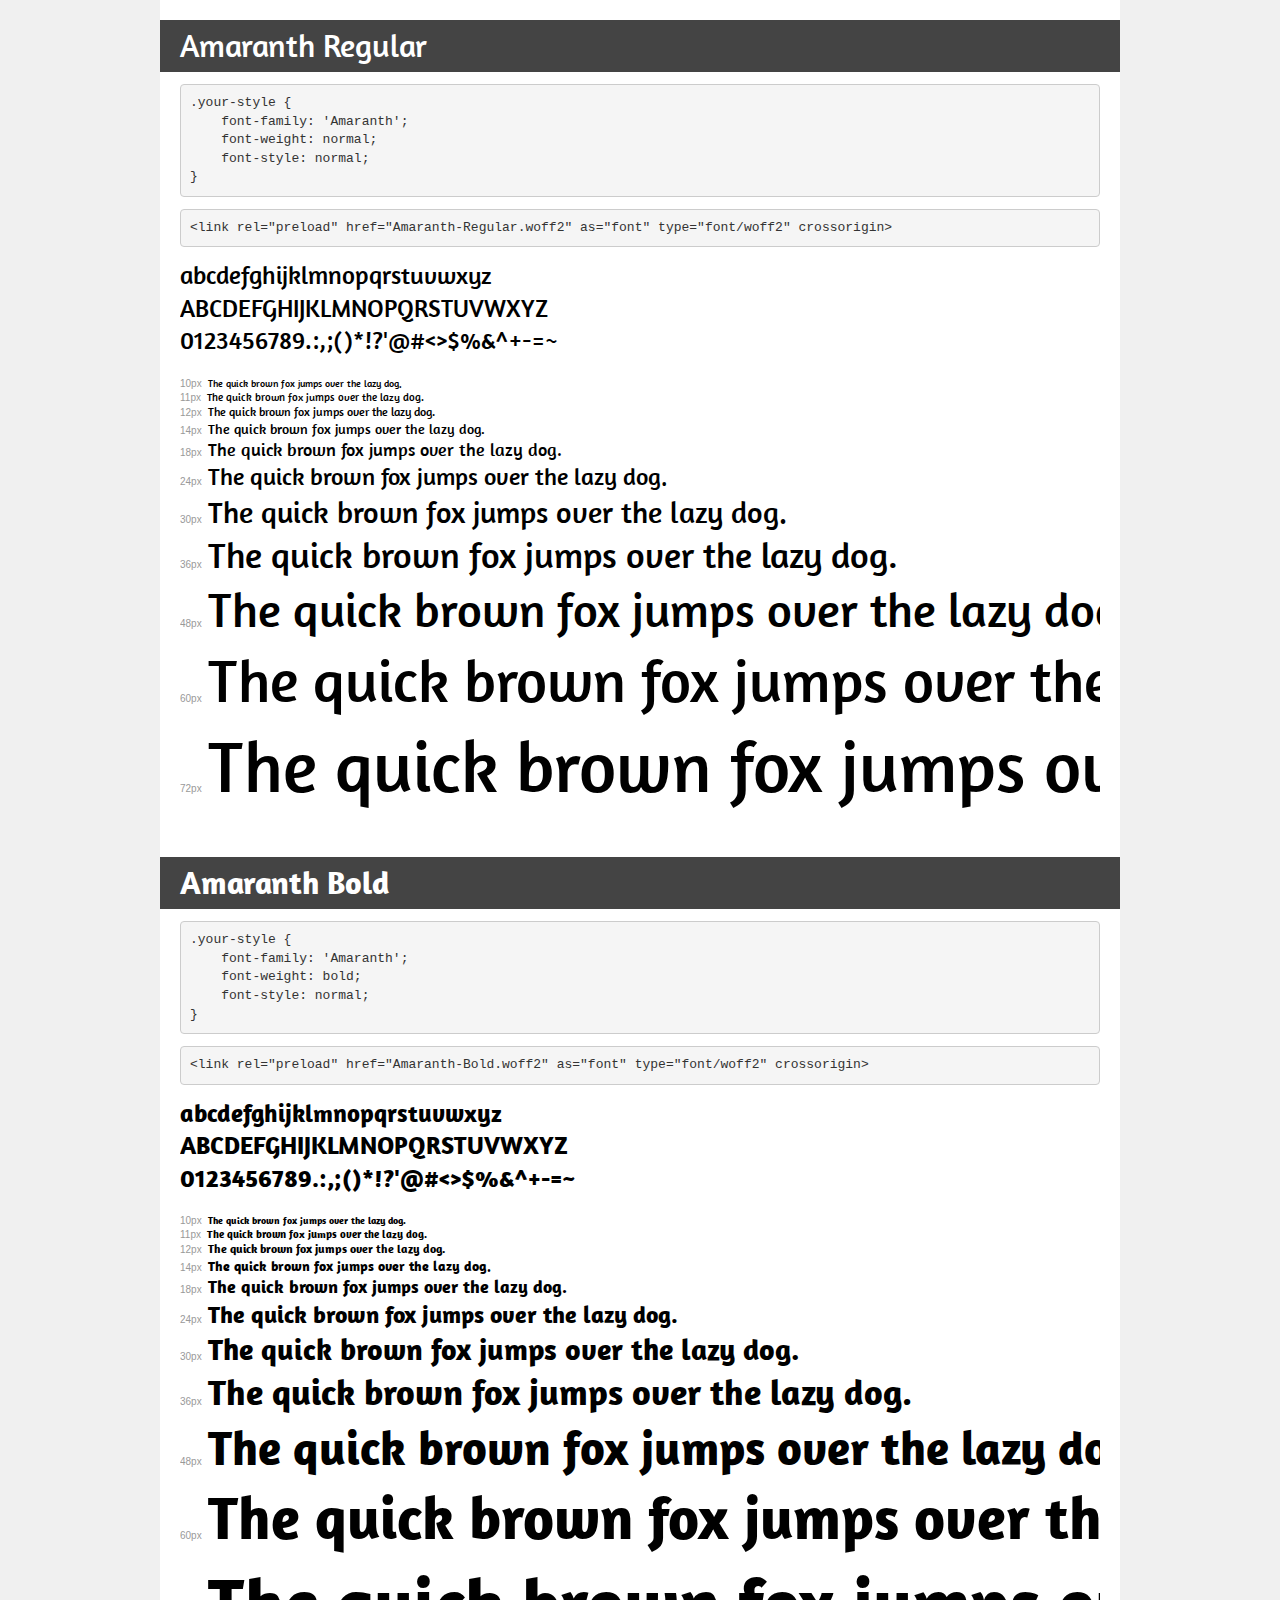
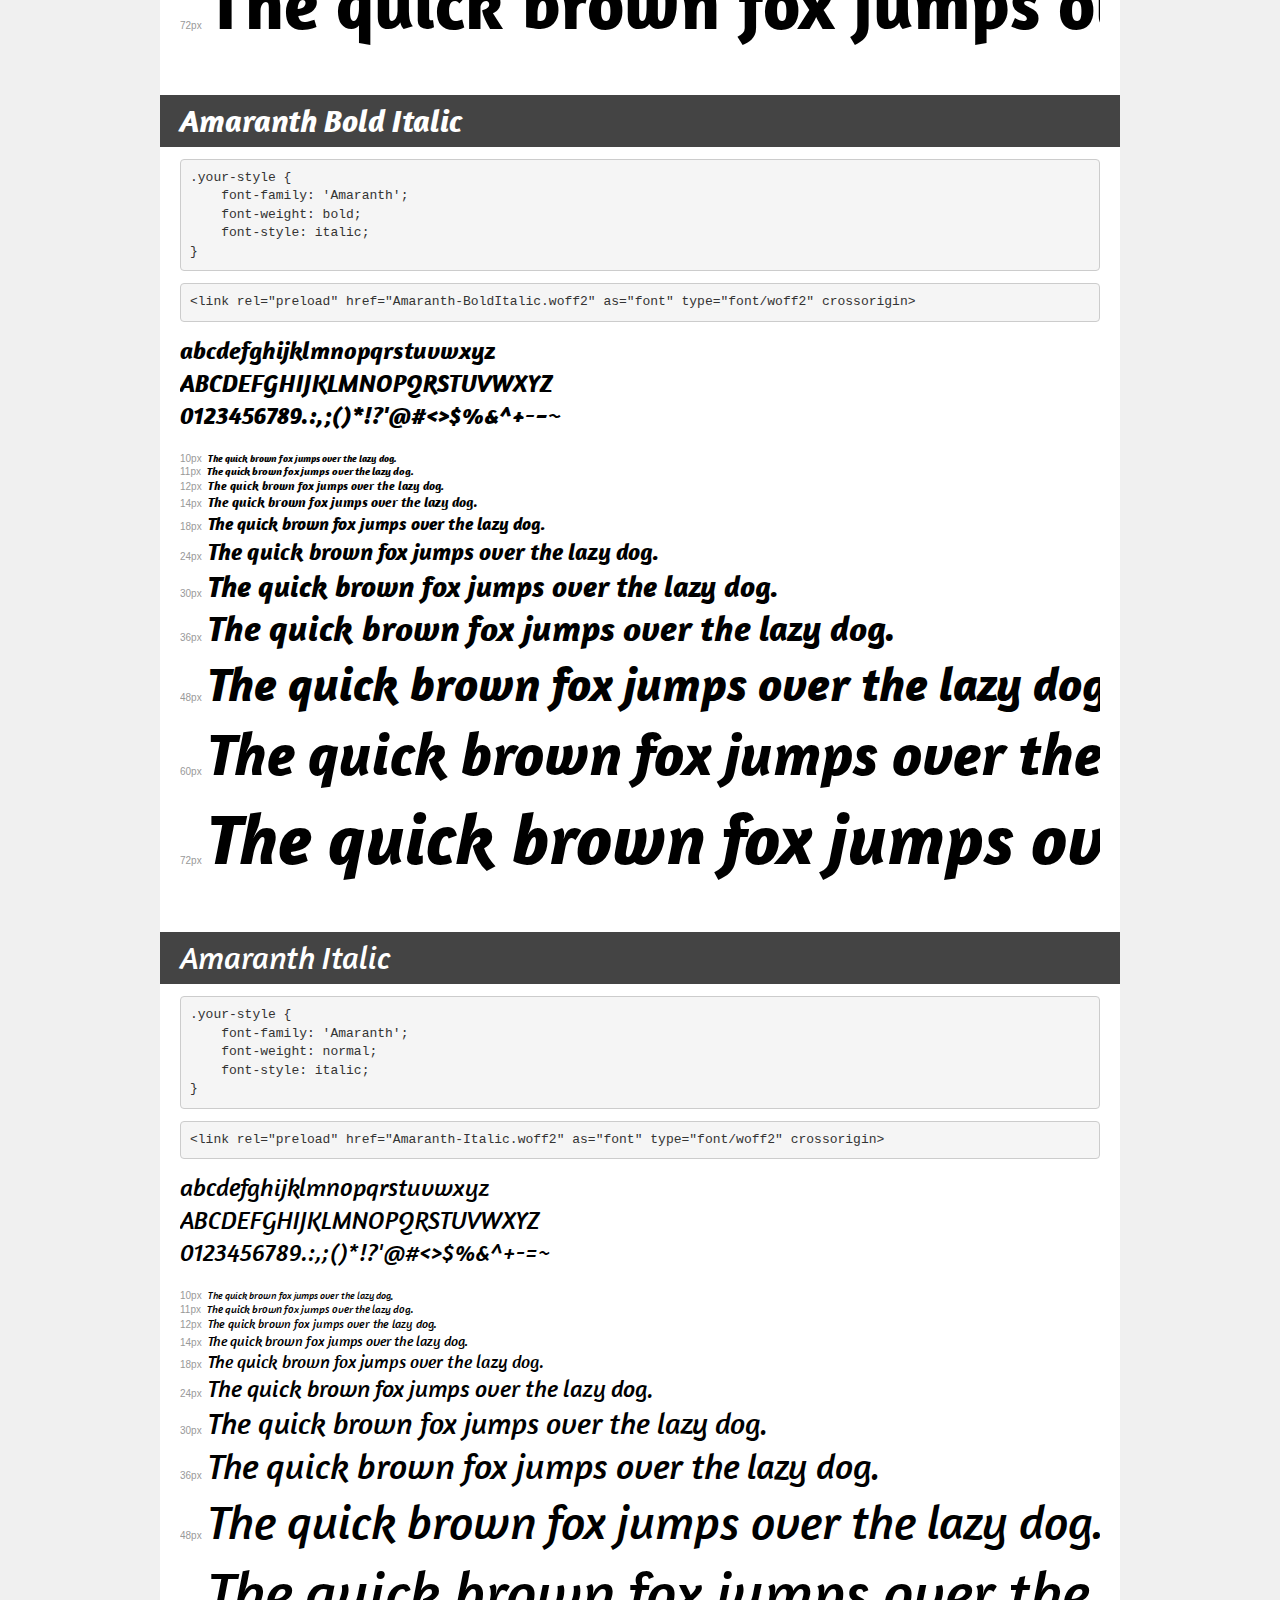
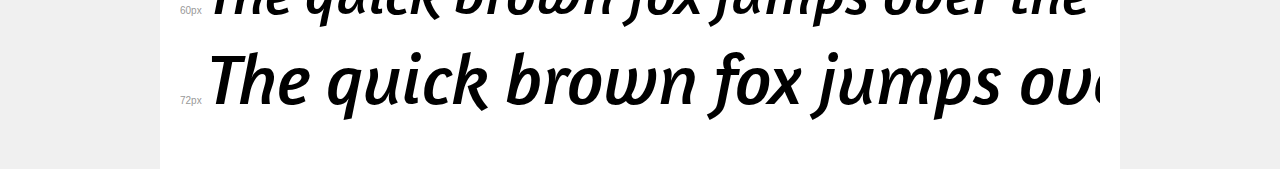
<file: layout/fonts/transfonter/demo.html>
<!DOCTYPE html>
<html lang="en">
<head>
    <meta charset="utf-8">
    <meta http-equiv="X-UA-Compatible" content="IE=edge">
    <meta name="viewport" content="width=device-width, initial-scale=1">
    <meta name="robots" content="noindex, noarchive">
    <meta name="format-detection" content="telephone=no">
    <title>Transfonter demo</title>
    <link href="stylesheet.css" rel="stylesheet">
    <style>
        /*
        http://meyerweb.com/eric/tools/css/reset/
        v2.0 | 20110126
        License: none (public domain)
        */
        html, body, div, span, applet, object, iframe,
        h1, h2, h3, h4, h5, h6, p, blockquote, pre,
        a, abbr, acronym, address, big, cite, code,
        del, dfn, em, img, ins, kbd, q, s, samp,
        small, strike, strong, sub, sup, tt, var,
        b, u, i, center,
        dl, dt, dd, ol, ul, li,
        fieldset, form, label, legend,
        table, caption, tbody, tfoot, thead, tr, th, td,
        article, aside, canvas, details, embed,
        figure, figcaption, footer, header, hgroup,
        menu, nav, output, ruby, section, summary,
        time, mark, audio, video {
            margin: 0;
            padding: 0;
            border: 0;
            font-size: 100%;
            font: inherit;
            vertical-align: baseline;
        }
        /* HTML5 display-role reset for older browsers */
        article, aside, details, figcaption, figure,
        footer, header, hgroup, menu, nav, section {
            display: block;
        }
        body {
            line-height: 1;
        }
        ol, ul {
            list-style: none;
        }
        blockquote, q {
            quotes: none;
        }
        blockquote:before, blockquote:after,
        q:before, q:after {
            content: '';
            content: none;
        }
        table {
            border-collapse: collapse;
            border-spacing: 0;
        }
        /* demo styles */
        body {
            background: #f0f0f0;
            color: #000;
        }
        .page {
            background: #fff;
            width: 920px;
            margin: 0 auto;
            padding: 20px 20px 0 20px;
            overflow: hidden;
        }
        .font-container {
            overflow-x: auto;
            overflow-y: hidden;
            margin-bottom: 40px;
            line-height: 1.3;
            white-space: nowrap;
            padding-bottom: 5px;
        }
        h1 {
            position: relative;
            background: #444;
            font-size: 32px;
            color: #fff;
            padding: 10px 20px;
            margin: 0 -20px 12px -20px;
        }
        .letters {
            font-size: 25px;
            margin-bottom: 20px;
        }
        .s10:before {
            content: '10px';
        }
        .s11:before {
            content: '11px';
        }
        .s12:before {
            content: '12px';
        }
        .s14:before {
            content: '14px';
        }
        .s18:before {
            content: '18px';
        }
        .s24:before {
            content: '24px';
        }
        .s30:before {
            content: '30px';
        }
        .s36:before {
            content: '36px';
        }
        .s48:before {
            content: '48px';
        }
        .s60:before {
            content: '60px';
        }
        .s72:before {
            content: '72px';
        }
        .s10:before, .s11:before, .s12:before, .s14:before,
        .s18:before, .s24:before, .s30:before, .s36:before,
        .s48:before, .s60:before, .s72:before {
            font-family: Arial, sans-serif;
            font-size: 10px;
            font-weight: normal;
            font-style: normal;
            color: #999;
            padding-right: 6px;
        }
        pre {
            display: block;
            padding: 9px;
            margin: 0 0 12px;
            font-family: Monaco, Menlo, Consolas, "Courier New", monospace;
            font-size: 13px;
            line-height: 1.428571429;
            color: #333;
            font-weight: normal;
            font-style: normal;
            background-color: #f5f5f5;
            border: 1px solid #ccc;
            overflow-x: auto;
            border-radius: 4px;
        }
        /* responsive */
        @media (max-width: 959px) {
            .page {
                width: auto;
                margin: 0;
            }
        }
    </style>
</head>
<body>
<div class="page">
    <div class="demo">
        <h1 style="font-family: 'Amaranth'; font-weight: normal; font-style: normal;">Amaranth Regular</h1>
        <pre title="Usage">.your-style {
    font-family: 'Amaranth';
    font-weight: normal;
    font-style: normal;
}</pre>
        <pre title="Preload (optional)">
&lt;link rel=&quot;preload&quot; href=&quot;Amaranth-Regular.woff2&quot; as=&quot;font&quot; type=&quot;font/woff2&quot; crossorigin&gt;</pre>
        <div class="font-container" style="font-family: 'Amaranth'; font-weight: normal; font-style: normal;">
            <p class="letters">
                abcdefghijklmnopqrstuvwxyz<br>
ABCDEFGHIJKLMNOPQRSTUVWXYZ<br>
                0123456789.:,;()*!?'@#&lt;&gt;$%&^+-=~
            </p>
            <p class="s10" style="font-size: 10px;">The quick brown fox jumps over the lazy dog.</p>
            <p class="s11" style="font-size: 11px;">The quick brown fox jumps over the lazy dog.</p>
            <p class="s12" style="font-size: 12px;">The quick brown fox jumps over the lazy dog.</p>
            <p class="s14" style="font-size: 14px;">The quick brown fox jumps over the lazy dog.</p>
            <p class="s18" style="font-size: 18px;">The quick brown fox jumps over the lazy dog.</p>
            <p class="s24" style="font-size: 24px;">The quick brown fox jumps over the lazy dog.</p>
            <p class="s30" style="font-size: 30px;">The quick brown fox jumps over the lazy dog.</p>
            <p class="s36" style="font-size: 36px;">The quick brown fox jumps over the lazy dog.</p>
            <p class="s48" style="font-size: 48px;">The quick brown fox jumps over the lazy dog.</p>
            <p class="s60" style="font-size: 60px;">The quick brown fox jumps over the lazy dog.</p>
            <p class="s72" style="font-size: 72px;">The quick brown fox jumps over the lazy dog.</p>
        </div>
    </div>

    <div class="demo">
        <h1 style="font-family: 'Amaranth'; font-weight: bold; font-style: normal;">Amaranth Bold</h1>
        <pre title="Usage">.your-style {
    font-family: 'Amaranth';
    font-weight: bold;
    font-style: normal;
}</pre>
        <pre title="Preload (optional)">
&lt;link rel=&quot;preload&quot; href=&quot;Amaranth-Bold.woff2&quot; as=&quot;font&quot; type=&quot;font/woff2&quot; crossorigin&gt;</pre>
        <div class="font-container" style="font-family: 'Amaranth'; font-weight: bold; font-style: normal;">
            <p class="letters">
                abcdefghijklmnopqrstuvwxyz<br>
ABCDEFGHIJKLMNOPQRSTUVWXYZ<br>
                0123456789.:,;()*!?'@#&lt;&gt;$%&^+-=~
            </p>
            <p class="s10" style="font-size: 10px;">The quick brown fox jumps over the lazy dog.</p>
            <p class="s11" style="font-size: 11px;">The quick brown fox jumps over the lazy dog.</p>
            <p class="s12" style="font-size: 12px;">The quick brown fox jumps over the lazy dog.</p>
            <p class="s14" style="font-size: 14px;">The quick brown fox jumps over the lazy dog.</p>
            <p class="s18" style="font-size: 18px;">The quick brown fox jumps over the lazy dog.</p>
            <p class="s24" style="font-size: 24px;">The quick brown fox jumps over the lazy dog.</p>
            <p class="s30" style="font-size: 30px;">The quick brown fox jumps over the lazy dog.</p>
            <p class="s36" style="font-size: 36px;">The quick brown fox jumps over the lazy dog.</p>
            <p class="s48" style="font-size: 48px;">The quick brown fox jumps over the lazy dog.</p>
            <p class="s60" style="font-size: 60px;">The quick brown fox jumps over the lazy dog.</p>
            <p class="s72" style="font-size: 72px;">The quick brown fox jumps over the lazy dog.</p>
        </div>
    </div>

    <div class="demo">
        <h1 style="font-family: 'Amaranth'; font-weight: bold; font-style: italic;">Amaranth Bold Italic</h1>
        <pre title="Usage">.your-style {
    font-family: 'Amaranth';
    font-weight: bold;
    font-style: italic;
}</pre>
        <pre title="Preload (optional)">
&lt;link rel=&quot;preload&quot; href=&quot;Amaranth-BoldItalic.woff2&quot; as=&quot;font&quot; type=&quot;font/woff2&quot; crossorigin&gt;</pre>
        <div class="font-container" style="font-family: 'Amaranth'; font-weight: bold; font-style: italic;">
            <p class="letters">
                abcdefghijklmnopqrstuvwxyz<br>
ABCDEFGHIJKLMNOPQRSTUVWXYZ<br>
                0123456789.:,;()*!?'@#&lt;&gt;$%&^+-=~
            </p>
            <p class="s10" style="font-size: 10px;">The quick brown fox jumps over the lazy dog.</p>
            <p class="s11" style="font-size: 11px;">The quick brown fox jumps over the lazy dog.</p>
            <p class="s12" style="font-size: 12px;">The quick brown fox jumps over the lazy dog.</p>
            <p class="s14" style="font-size: 14px;">The quick brown fox jumps over the lazy dog.</p>
            <p class="s18" style="font-size: 18px;">The quick brown fox jumps over the lazy dog.</p>
            <p class="s24" style="font-size: 24px;">The quick brown fox jumps over the lazy dog.</p>
            <p class="s30" style="font-size: 30px;">The quick brown fox jumps over the lazy dog.</p>
            <p class="s36" style="font-size: 36px;">The quick brown fox jumps over the lazy dog.</p>
            <p class="s48" style="font-size: 48px;">The quick brown fox jumps over the lazy dog.</p>
            <p class="s60" style="font-size: 60px;">The quick brown fox jumps over the lazy dog.</p>
            <p class="s72" style="font-size: 72px;">The quick brown fox jumps over the lazy dog.</p>
        </div>
    </div>

    <div class="demo">
        <h1 style="font-family: 'Amaranth'; font-weight: normal; font-style: italic;">Amaranth Italic</h1>
        <pre title="Usage">.your-style {
    font-family: 'Amaranth';
    font-weight: normal;
    font-style: italic;
}</pre>
        <pre title="Preload (optional)">
&lt;link rel=&quot;preload&quot; href=&quot;Amaranth-Italic.woff2&quot; as=&quot;font&quot; type=&quot;font/woff2&quot; crossorigin&gt;</pre>
        <div class="font-container" style="font-family: 'Amaranth'; font-weight: normal; font-style: italic;">
            <p class="letters">
                abcdefghijklmnopqrstuvwxyz<br>
ABCDEFGHIJKLMNOPQRSTUVWXYZ<br>
                0123456789.:,;()*!?'@#&lt;&gt;$%&^+-=~
            </p>
            <p class="s10" style="font-size: 10px;">The quick brown fox jumps over the lazy dog.</p>
            <p class="s11" style="font-size: 11px;">The quick brown fox jumps over the lazy dog.</p>
            <p class="s12" style="font-size: 12px;">The quick brown fox jumps over the lazy dog.</p>
            <p class="s14" style="font-size: 14px;">The quick brown fox jumps over the lazy dog.</p>
            <p class="s18" style="font-size: 18px;">The quick brown fox jumps over the lazy dog.</p>
            <p class="s24" style="font-size: 24px;">The quick brown fox jumps over the lazy dog.</p>
            <p class="s30" style="font-size: 30px;">The quick brown fox jumps over the lazy dog.</p>
            <p class="s36" style="font-size: 36px;">The quick brown fox jumps over the lazy dog.</p>
            <p class="s48" style="font-size: 48px;">The quick brown fox jumps over the lazy dog.</p>
            <p class="s60" style="font-size: 60px;">The quick brown fox jumps over the lazy dog.</p>
            <p class="s72" style="font-size: 72px;">The quick brown fox jumps over the lazy dog.</p>
        </div>
    </div>

</div>
</body>
</html>
</file>
<file: layout/fonts/transfonter/stylesheet.css>
@font-face {
    font-family: 'Amaranth';
    src: url('Amaranth-Regular.eot');
    src: url('Amaranth-Regular.eot?#iefix') format('embedded-opentype'),
        url('Amaranth-Regular.woff2') format('woff2'),
        url('Amaranth-Regular.woff') format('woff'),
        url('Amaranth-Regular.svg#Amaranth-Regular') format('svg');
    font-weight: normal;
    font-style: normal;
    font-display: swap;
}

@font-face {
    font-family: 'Amaranth';
    src: url('Amaranth-Bold.eot');
    src: url('Amaranth-Bold.eot?#iefix') format('embedded-opentype'),
        url('Amaranth-Bold.woff2') format('woff2'),
        url('Amaranth-Bold.woff') format('woff'),
        url('Amaranth-Bold.svg#Amaranth-Bold') format('svg');
    font-weight: bold;
    font-style: normal;
    font-display: swap;
}

@font-face {
    font-family: 'Amaranth';
    src: url('Amaranth-BoldItalic.eot');
    src: url('Amaranth-BoldItalic.eot?#iefix') format('embedded-opentype'),
        url('Amaranth-BoldItalic.woff2') format('woff2'),
        url('Amaranth-BoldItalic.woff') format('woff'),
        url('Amaranth-BoldItalic.svg#Amaranth-BoldItalic') format('svg');
    font-weight: bold;
    font-style: italic;
    font-display: swap;
}

@font-face {
    font-family: 'Amaranth';
    src: url('Amaranth-Italic.eot');
    src: url('Amaranth-Italic.eot?#iefix') format('embedded-opentype'),
        url('Amaranth-Italic.woff2') format('woff2'),
        url('Amaranth-Italic.woff') format('woff'),
        url('Amaranth-Italic.svg#Amaranth-Italic') format('svg');
    font-weight: normal;
    font-style: italic;
    font-display: swap;
}
</file>
